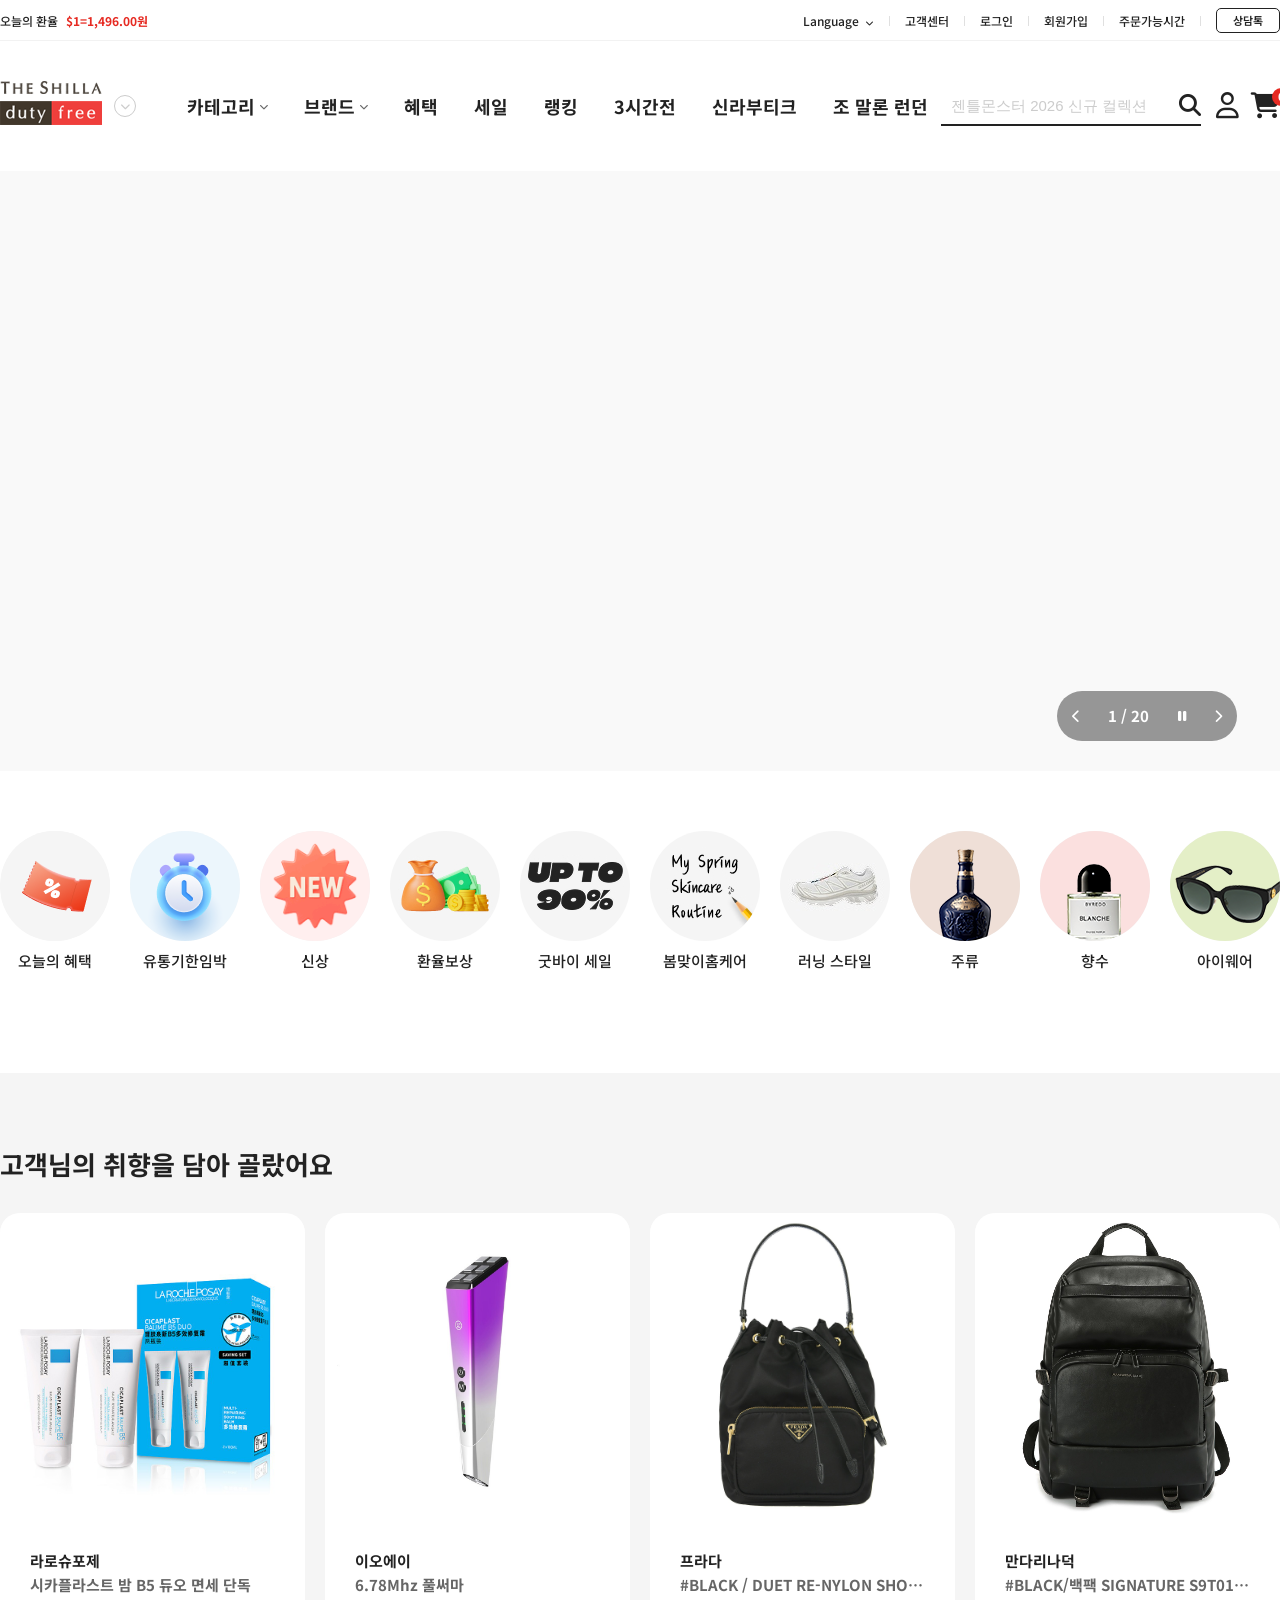
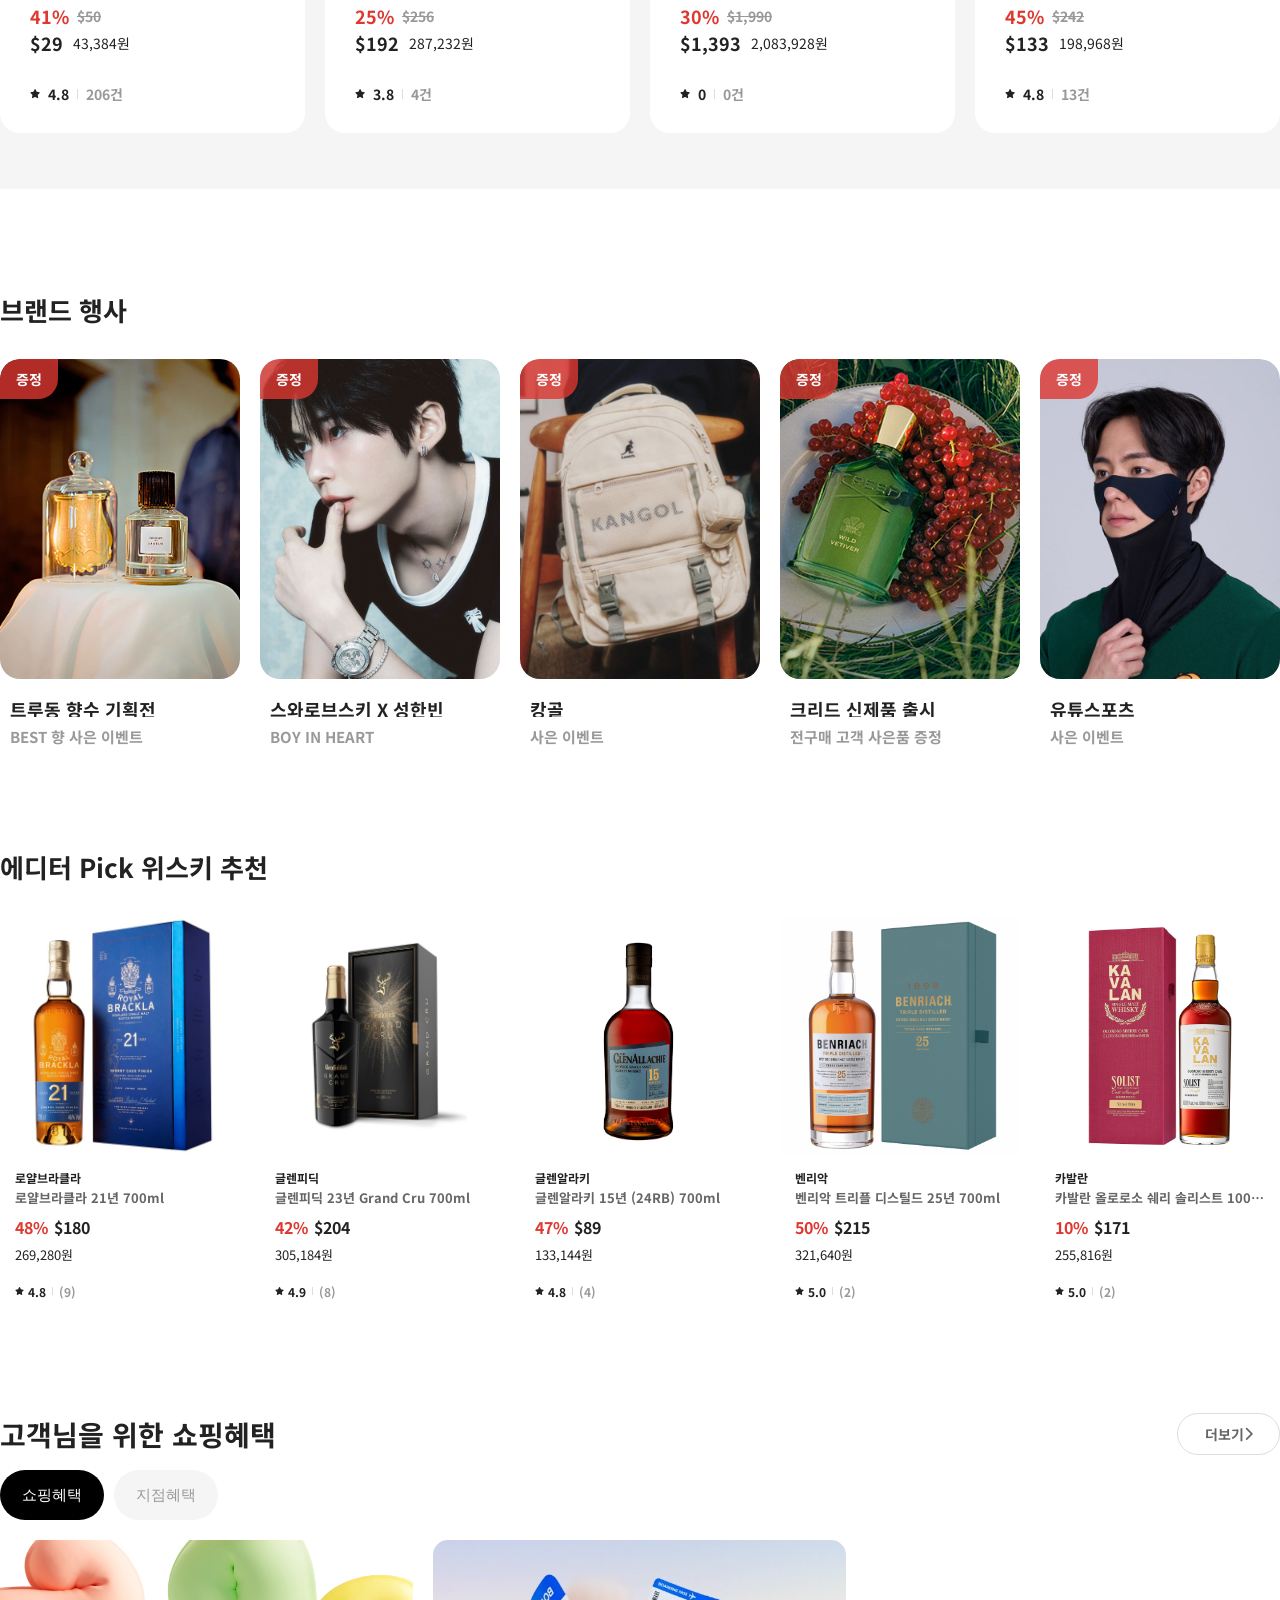
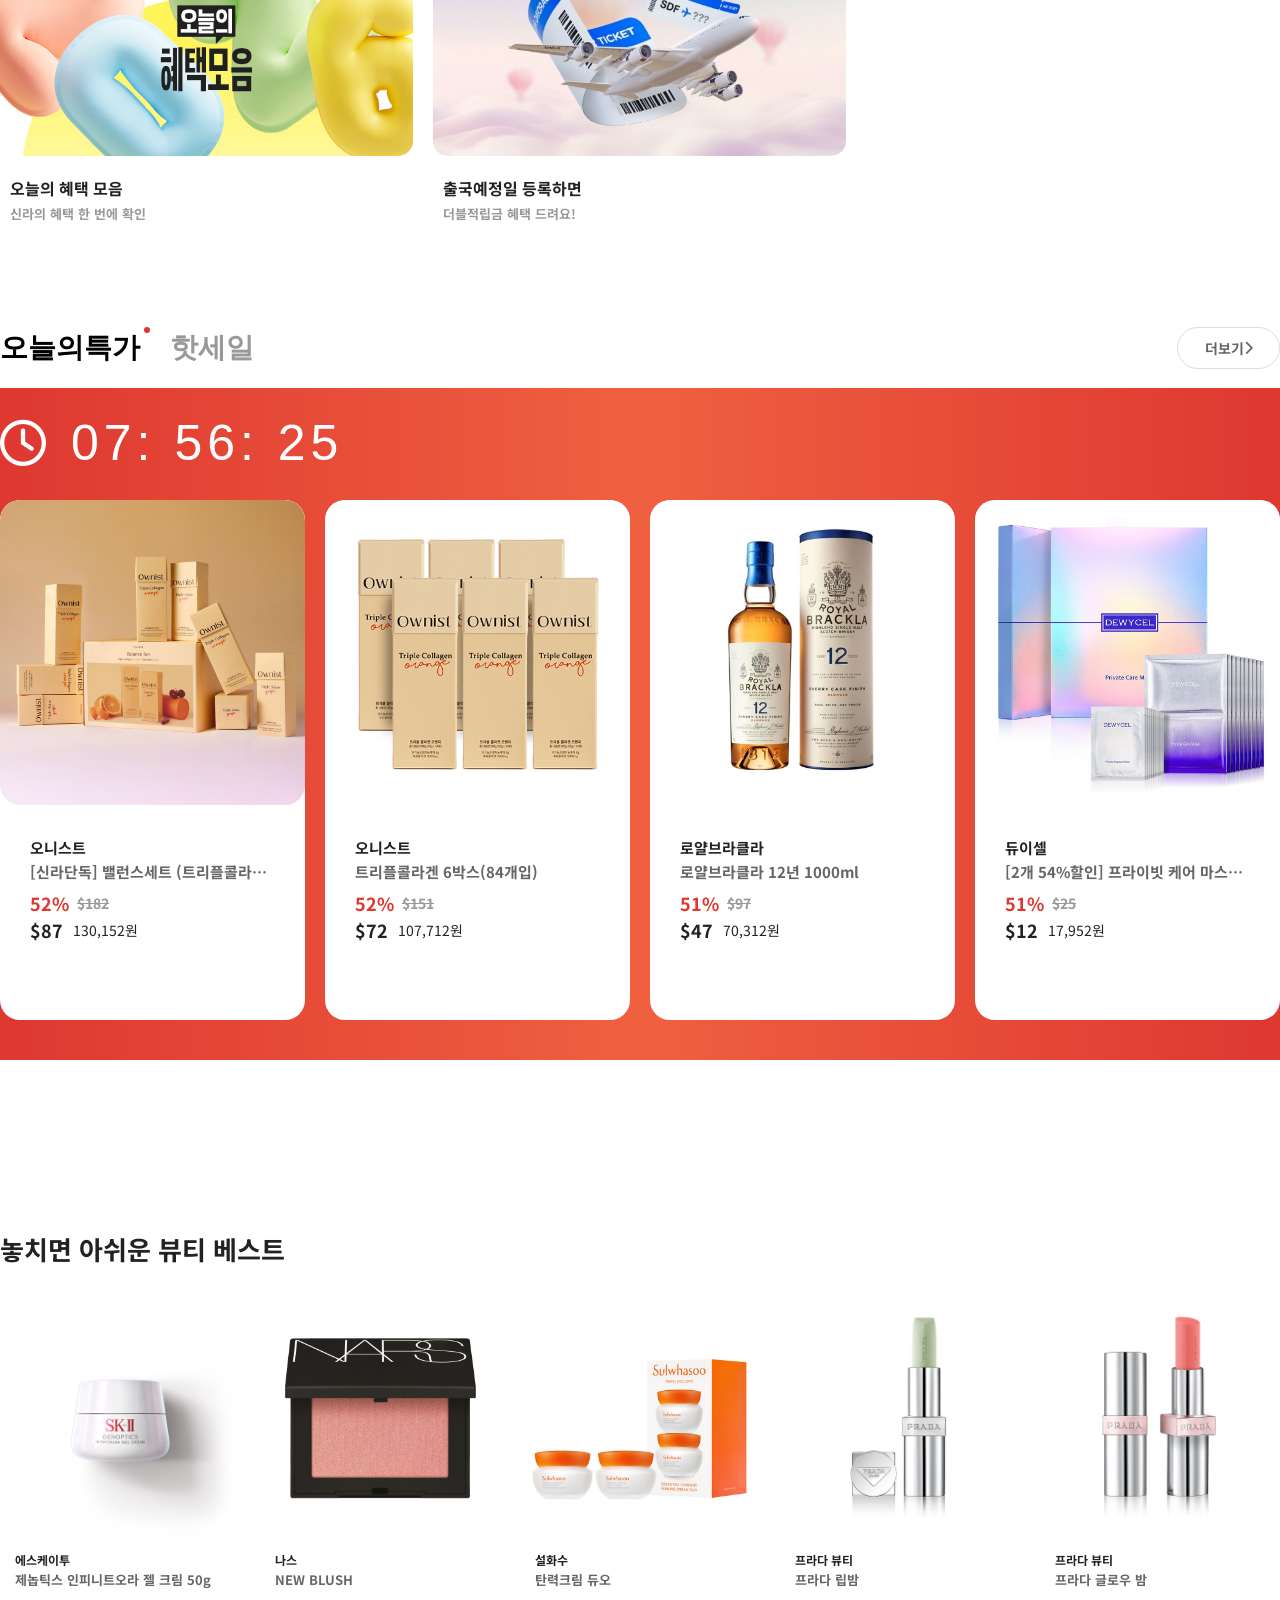
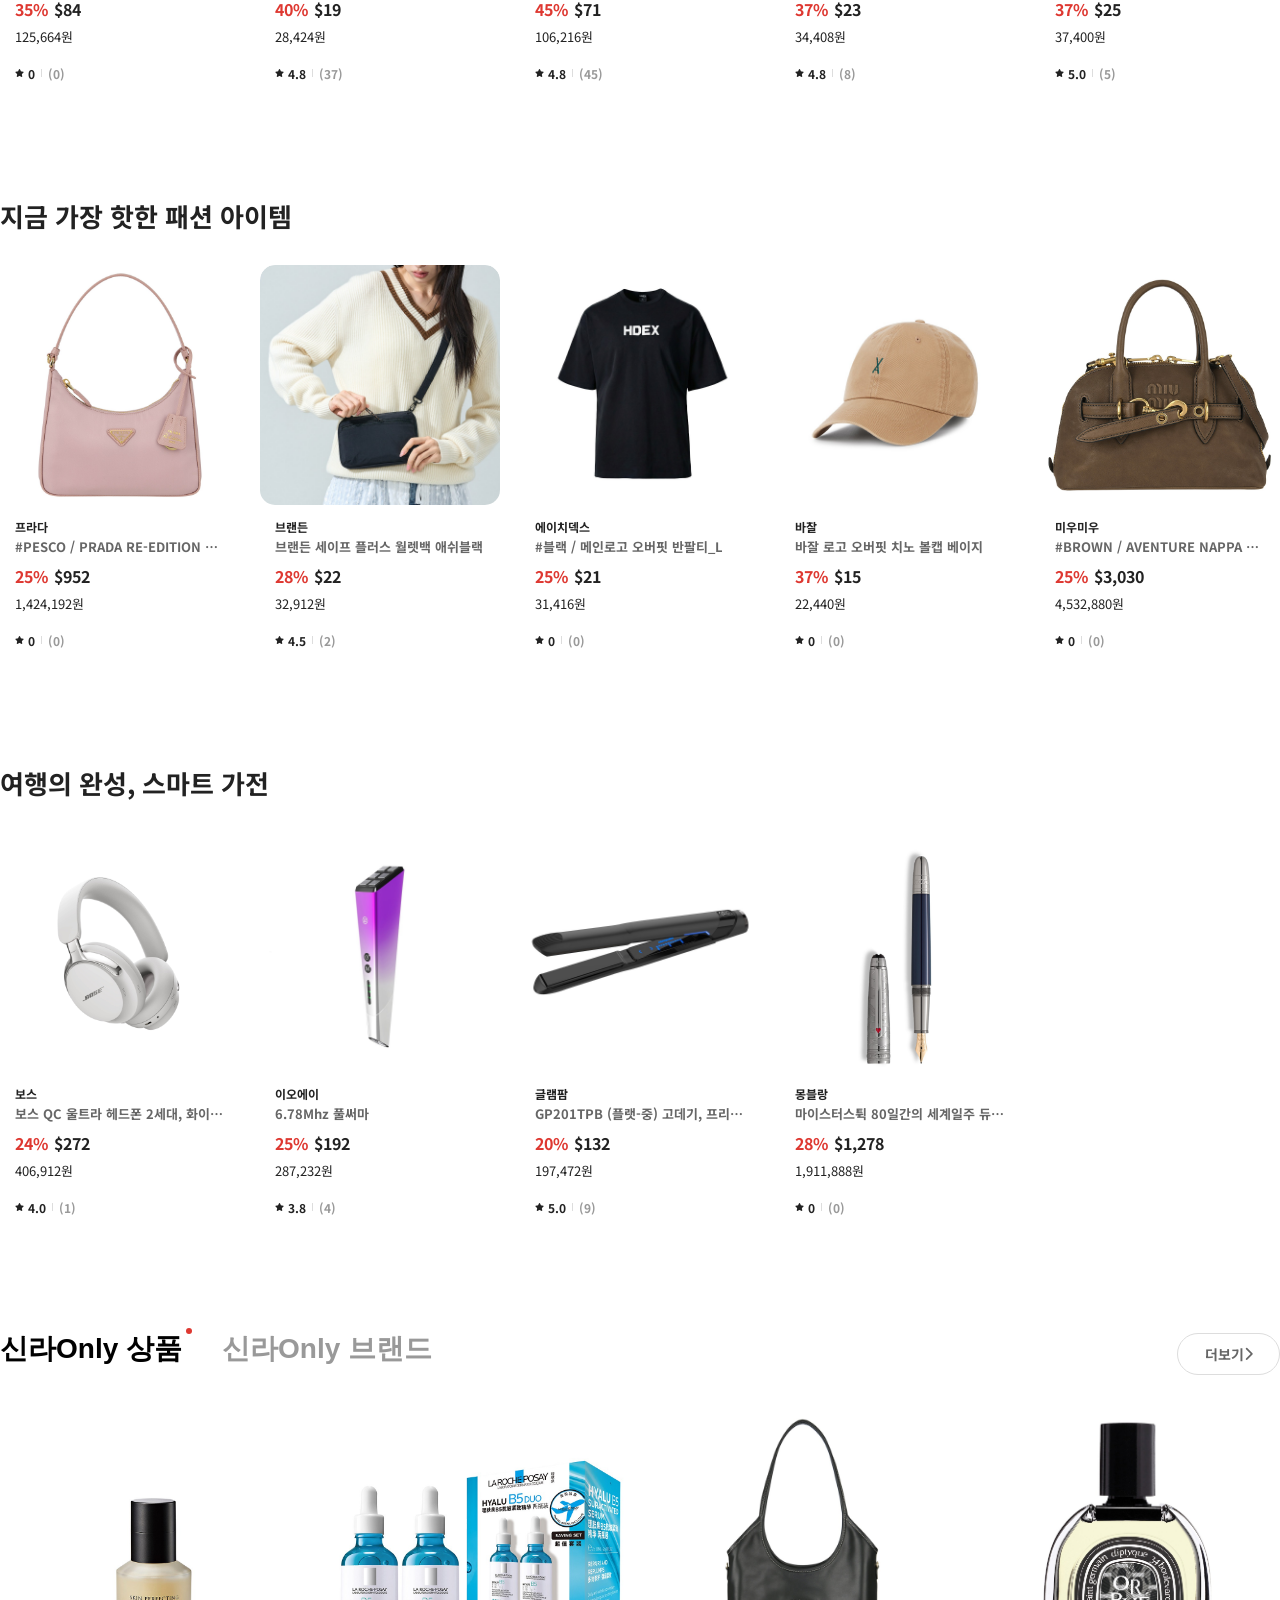
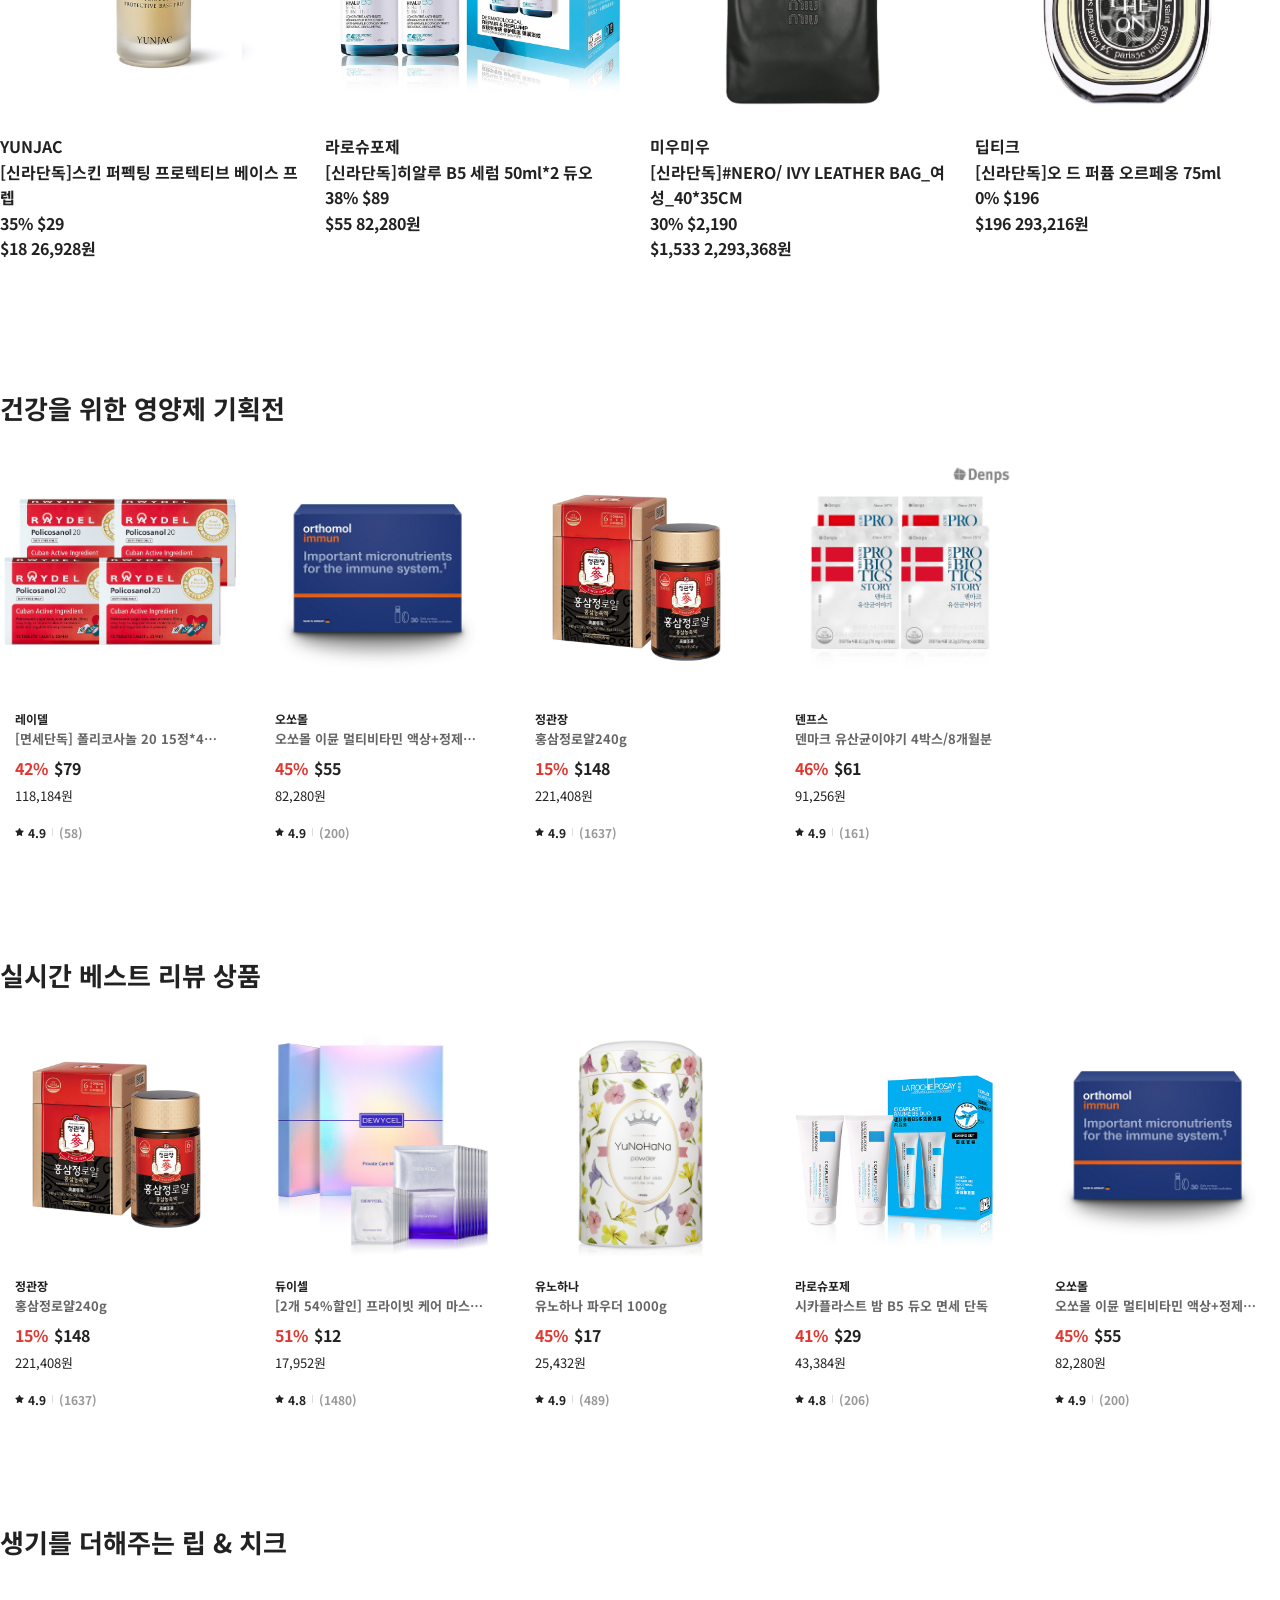
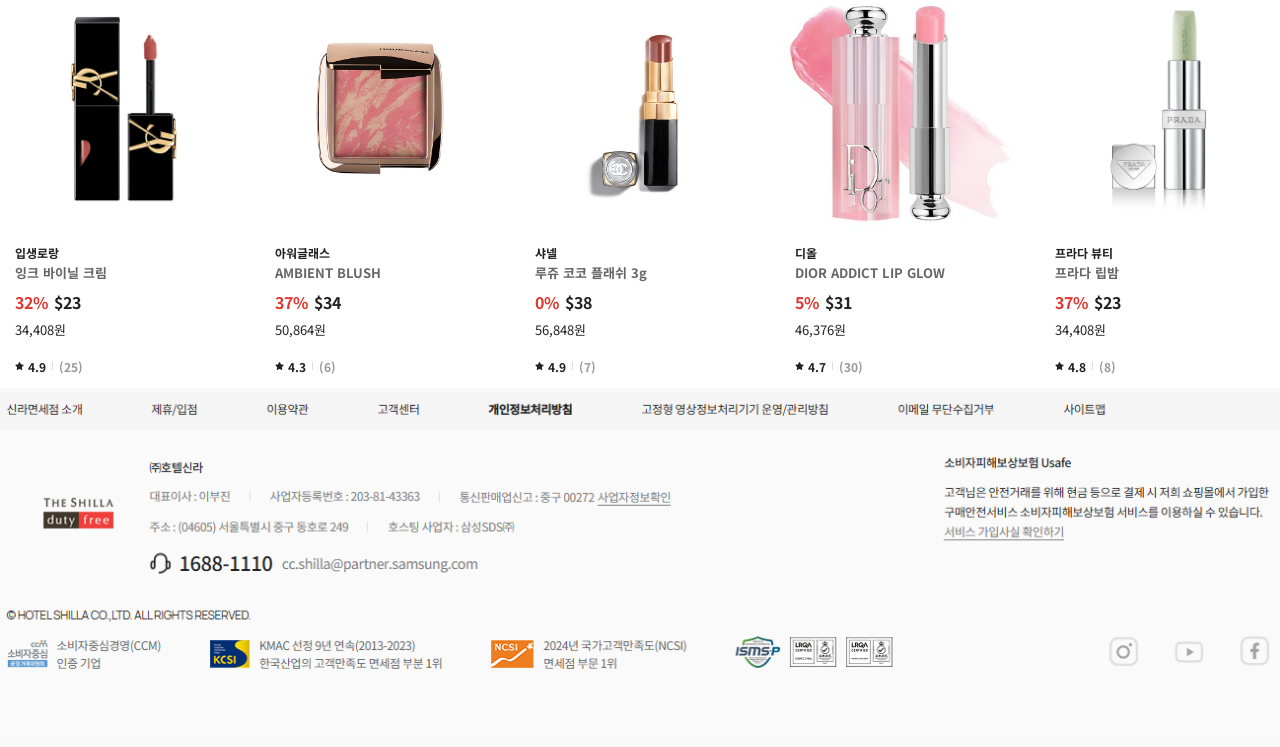
<file: index.html>
<!DOCTYPE html>
<html lang="ko">
<head>
    <meta charset="UTF-8">
    <meta name="viewport" content="width=device-width, initial-scale=1.0">
    <title>쇼핑몰 메인 페이지</title>
    <!-- 구글 폰트: Noto Sans KR 추가 -->
    <link rel="preconnect" href="https://fonts.googleapis.com">
    <link rel="preconnect" href="https://fonts.gstatic.com" crossorigin>
    <link href="https://fonts.googleapis.com/css2?family=Noto+Sans+KR:wght@400;700&display=swap" rel="stylesheet">
    <!-- 폰트 어썸 CDN 추가 -->
    <link rel="stylesheet" href="https://cdnjs.cloudflare.com/ajax/libs/font-awesome/6.5.1/css/all.min.css">
    <link rel="stylesheet" href="style.css">
</head>
<body>
    <header id="header">
        <div class="header-top">
            <div class="container">
                <div class="contents-inner">
                    <div class="exchange-rate">
                        <span>오늘의 환율</span>
                        <strong class="rate">$1=1,496.00원</strong>
                    </div>
                    <ul class="util-menu">
                        <li><a href="#">Language <i class="fa-solid fa-chevron-down" style="font-size: 8px; margin-left: 4px;"></i></a></li>
                        <li><a href="#">고객센터</a></li>
                        <li><a href="#">로그인</a></li>
                        <li><a href="#">회원가입</a></li>
                        <li><a href="#">주문가능시간</a></li>
                        <li><a href="#" class="btn-chat"><span>상담톡</span></a></li>
                    </ul>
                </div>
            </div>
        </div>

        <div class="header-nav">
            <div class="container">
                <div class="contents-inner">
                    <div class="logo-group">
                        <div class="logo">
                            <a href="/"><img src="img/logo.png" alt="SHOP LOGO"></a>
                        </div>
                        <div class="platform-selector">
                            <button type="button" class="btn-platfrom">
                                <i class="fa-solid fa-chevron-down"></i>
                            </button>
                            <div class="platform-menu">
                                <ul>
                                    <li><a href="#">온라인 면세점</a></li>
                                    <li><a href="#">오프라인 매장</a></li>
                                    <li><a href="#">멤버십 안내</a></li>
                                    <li><a href="#">이벤트/혜택</a></li>
                                </ul>
                            </div>
                        </div>
                    </div>

                    <nav class="gnb">
                        <div class="gnb-group">
                            <ul>
                                <li class="menu-category">
                                    <a href="#"><span>카테고리</span> <i class="fa-solid fa-chevron-down icon-sm"></i></a>
                                    <div class="mega-menu">
                                        <div class="mega-menu-inner">
                                            <div class="depth1"><ul></ul></div>
                                            <div class="depth2"><ul></ul></div>
                                            <div class="depth3"><ul></ul></div>
                                            <div class="mega-right"></div>
                                        </div>
                                    </div>
                                </li>
                                <li class="menu-brand">
                                    <a href="#"><span>브랜드</span> <i class="fa-solid fa-chevron-down icon-sm"></i></a>
                                    <!-- 브랜드 선택 박스 -->
                                    <div class="brand_wrap">
                                        <!-- 1열: 검색창 -->
                                        <div class="brand-row-1">
                                            <div class="brand-search">
                                                <input type="text" placeholder="브랜드명을 검색해주세요">
                                                <button type="button" class="btn-brand-search">
                                                    <i class="fa-solid fa-magnifying-glass"></i>
                                                </button>
                                            </div>
                                        </div>
                                        <!-- 2열: 정렬 필터 -->
                                        <div class="brand-row-2">
                                            <div class="brand-sort">
                                                <button type="button" class="sort-btn active" data-sort="kor">가나다순</button>
                                                <span class="dot">.</span>
                                                <button type="button" class="sort-btn" data-sort="eng">알파벳순</button>
                                            </div>
                                        </div>
                                        <!-- 3열: 브랜드 리스트 및 인덱스 -->
                                        <div class="brand-row-3">
                                            <div class="brand-list-scroll">
                                                <ul class="brand-list">
                                                    <!-- JS에서 동적 생성 -->
                                                </ul>
                                            </div>
                                            <div class="brand-index-nav">
                                                <!-- JS에서 '가나다' 또는 'ABC' 동적 생성 -->
                                            </div>
                                        </div>
                                        <!-- 4열: 위시리스트 -->
                                        <div class="brand-row-4">
                                            <a href="#" class="btn-wishlist">
                                                <span>MY 위시리스트 바로가기</span>
                                                <i class="fa-solid fa-chevron-right"></i>
                                            </a>
                                        </div>
                                    </div>
                                </li>
                                <li><a href="#"><span>혜택</span></a></li>
                                <li><a href="#"><span>세일</span></a></li>
                                <li><a href="#"><span>랭킹</span></a></li>
                                <li><a href="#"><span>3시간전</span></a></li>
                                <li><a href="#"><span>신라부티크</span></a></li>
                                <li><a href="#"><span>조 말론 런던</span></a></li>
                            </ul>
                        </div>
                    </nav>

                    <div class="header-right">
                        <div class="search-wrap">
                            <div class="search-box">
                                <input type="text" placeholder="젠틀몬스터 2026 신규 컬렉션">
                                <div class="search-icons">
                                    <button type="button" class="btn-clear-search"><i class="fa-solid fa-xmark"></i></button>
                                    <button type="button" class="btn-search">
                                        <i class="fa-solid fa-magnifying-glass"></i>
                                    </button>
                                </div>
                                <!-- 실시간 인기검색어 드롭다운 -->
                                <div class="search-dropdown">
                                    <div class="dropdown-inner">
                                        <h3>실시간 인기검색어</h3>
                                        <ul class="popular-rank-list">
                                            <!-- JS에서 데이터 렌더링 -->
                                        </ul>
                                    </div>
                                    <div class="dropdown-footer">
                                        <button type="button" class="btn-close-search">닫기</button>
                                    </div>
                                </div>
                            </div>
                        </div>
                        <div class="user-actions">
                            <a href="#" class="btn-mypage"><i class="fa-regular fa-user"></i></a>
                            <a href="#" class="btn-cart">
                                <i class="fa-solid fa-cart-shopping"></i>
                                <span class="cart-count">0</span>
                            </a>
                        </div>
                    </div>
                </div>
            </div>
        </div>
    </header>

    <section id="hero">
        <div class="slider-wrapper">
            <div class="slider-container">
                <!-- JS에서 slider.json 데이터를 바탕으로 동적 생성됨 -->
            </div>
            <div class="container hero-control-container">
                <div class="hero-controls">
                    <button type="button" class="btn-prev"><i class="fa-solid fa-chevron-left"></i></button>
                    <div class="slide-counter">
                        <span class="current">1</span>
                        <span class="total-group">/ <span class="total">20</span></span>
                    </div>
                    <button type="button" class="btn-pause"><i class="fa-solid fa-pause"></i></button>
                    <button type="button" class="btn-next"><i class="fa-solid fa-chevron-right"></i></button>
                </div>
            </div>
        </div>
    </section>

    <section id="main-icons">
        <div class="icons-container">
            <div class="icons-wrapper">
                <ul class="icons-list">
                    <!-- JS에서 icons.json 데이터를 바탕으로 동적 생성됨 -->
                </ul>
            </div>
            <button type="button" class="btn-icon-nav btn-prev"><i class="fa-solid fa-chevron-left"></i></button>
            <button type="button" class="btn-icon-nav btn-next"><i class="fa-solid fa-chevron-right"></i></button>
        </div>
    </section>

    <section id="module-products">
        <div class="container">
            <div class="module-title-box">
                <strong>고객님의 취향을 담아 골랐어요</strong>
            </div>
            <div class="module-slider-wrap">
                <div class="module-list-container">
                    <ul class="module-list">
                        <!-- JS에서 데이터 렌더링 -->
                    </ul>
                </div>
                <button type="button" class="btn-module-nav btn-prev"><i class="fa-solid fa-chevron-left"></i></button>
                <button type="button" class="btn-module-nav btn-next"><i class="fa-solid fa-chevron-right"></i></button>
            </div>
        </div>
    </section>

    <!-- 중간 배너 섹션 (브랜드 행사) -->
    <section id="mid-banner">
        <div class="container">
            <div class="module-title-box">
                <strong>브랜드 행사</strong>
            </div>
            <div class="brand-event-slider-wrap">
                <div class="brand-event-list-container">
                    <ul class="brand-event-list">
                        <!-- JS에서 데이터 렌더링 -->
                    </ul>
                </div>
                <button type="button" class="btn-event-nav btn-prev"><i class="fa-solid fa-chevron-left"></i></button>
                <button type="button" class="btn-event-nav btn-next"><i class="fa-solid fa-chevron-right"></i></button>
            </div>
        </div>
    </section>

    <section id="module-products-5" class="module-products-5">
        <div class="container">
            <div class="module-title-box">
                <strong>에디터 Pick 위스키 추천</strong>
            </div>
            <div class="module-slider-wrap">
                <div class="module-list-container">
                    <ul class="module-list-5">
                        <!-- JS에서 5단 카드가 렌더링될 예정 -->
                    </ul>
                </div>
                <button type="button" class="btn-module-nav-5 btn-prev"><i class="fa-solid fa-chevron-left"></i></button>
                <button type="button" class="btn-module-nav-5 btn-next"><i class="fa-solid fa-chevron-right"></i></button>
            </div>
        </div>
    </section>

    <!-- 쇼핑 혜택 섹션 -->
    <section id="shopping-benefit">
        <div class="container">
            <div class="benefit-title-box">
                <h2>고객님을 위한 쇼핑혜택</h2>
                <a href="#" class="btn-more-benefit">더보기 <i class="fa-solid fa-chevron-right"></i></a>
            </div>
            <div class="benefit-tab-box">
                <button type="button" class="btn-tab active" data-type="shopping">쇼핑혜택</button>
                <button type="button" class="btn-tab" data-type="branch">지점혜택</button>
            </div>
            <div class="benefit-slider-wrap">
                <div class="benefit-list-container">
                    <ul class="benefit-list">
                        <!-- JS에서 데이터 렌더링 -->
                    </ul>
                </div>
            </div>
        </div>
    </section>

    <!-- 오늘의 특가 / 핫세일 섹션 -->
    <section id="today-special">
        <div class="container">
            <div class="special-menu-box">
                <div class="tab-headers">
                    <button type="button" class="btn-special-tab active" data-tab="special">오늘의특가</button>
                    <button type="button" class="btn-special-tab" data-tab="hotsale">핫세일</button>
                </div>
                <a href="#" class="btn-more-benefit">더보기 <i class="fa-solid fa-chevron-right"></i></a>
            </div>
        </div>
        
        <div class="special-content-bg">
            <div class="container">
                <!-- 오늘의 특가 컨텐츠 -->
                <div id="tab-special" class="tab-content active">
                    <div class="timer-box">
                        <i class="fa-regular fa-clock clock-icon"></i>
                        <span class="countdown">24:00:00</span>
                    </div>
                    <div class="special-slider-wrap">
                        <div class="module-list-container">
                            <ul class="special-product-list module-list">
                                <!-- JS에서 데이터 렌더링 -->
                            </ul>
                        </div>
                        <button type="button" class="btn-module-nav btn-prev"><i class="fa-solid fa-chevron-left"></i></button>
                        <button type="button" class="btn-module-nav btn-next"><i class="fa-solid fa-chevron-right"></i></button>
                    </div>
                </div>

                <!-- 핫세일 컨텐츠 -->
                <div id="tab-hotsale" class="tab-content">
                    <div class="category-btn-box">
                        <div class="category-btn-wrapper">
                            <!-- JS에서 카테고리 버튼 동적 생성 -->
                        </div>
                    </div>
                    <div class="hotsale-slider-wrap">
                        <div class="module-list-container">
                            <ul class="hotsale-product-list module-list">
                                <!-- JS에서 데이터 렌더링 -->
                            </ul>
                        </div>
                        <button type="button" class="btn-module-nav btn-prev"><i class="fa-solid fa-chevron-left"></i></button>
                        <button type="button" class="btn-module-nav btn-next"><i class="fa-solid fa-chevron-right"></i></button>
                    </div>
                </div>
            </div>
        </div>
    </section>

    <!-- 복제 섹션 1 (맨 아래로 이동) -->
    <section id="module-products-5-1" class="module-products-5">
        <div class="container">
            <div class="module-title-box">
                <strong>놓치면 아쉬운 뷰티 베스트</strong>
            </div>
            <div class="module-slider-wrap">
                <div class="module-list-container">
                    <ul class="module-list-5"></ul>
                </div>
                <button type="button" class="btn-module-nav-5 btn-prev"><i class="fa-solid fa-chevron-left"></i></button>
                <button type="button" class="btn-module-nav-5 btn-next"><i class="fa-solid fa-chevron-right"></i></button>
            </div>
        </div>
    </section>

    <!-- 복제 섹션 2 (맨 아래로 이동) -->
    <section id="module-products-5-2" class="module-products-5">
        <div class="container">
            <div class="module-title-box">
                <strong>지금 가장 핫한 패션 아이템</strong>
            </div>
            <div class="module-slider-wrap">
                <div class="module-list-container">
                    <ul class="module-list-5"></ul>
                </div>
                <button type="button" class="btn-module-nav-5 btn-prev"><i class="fa-solid fa-chevron-left"></i></button>
                <button type="button" class="btn-module-nav-5 btn-next"><i class="fa-solid fa-chevron-right"></i></button>
            </div>
        </div>
    </section>

    <!-- 복제 섹션 3 (맨 아래로 이동) -->
    <section id="module-products-5-3" class="module-products-5">
        <div class="container">
            <div class="module-title-box">
                <strong>여행의 완성, 스마트 가전</strong>
            </div>
            <div class="module-slider-wrap">
                <div class="module-list-container">
                    <ul class="module-list-5"></ul>
                </div>
                <button type="button" class="btn-module-nav-5 btn-prev"><i class="fa-solid fa-chevron-left"></i></button>
                <button type="button" class="btn-module-nav-5 btn-next"><i class="fa-solid fa-chevron-right"></i></button>
            </div>
        </div>
    </section>

    <!-- 신라 Only 섹션 -->
    <section id="shilla-only-section">
        <div class="container">
            <div class="shilla-title-box">
                <div class="shilla-tabs">
                    <button type="button" class="btn-shilla-tab active" data-tab="product">신라Only 상품</button>
                    <button type="button" class="btn-shilla-tab" data-tab="brand">신라Only 브랜드</button>
                </div>
                <a href="#" class="btn-more-benefit">더보기 <i class="fa-solid fa-chevron-right"></i></a>
            </div>

            <div class="shilla-content-wrap">
                <!-- 신라 Only 상품 탭 -->
                <div id="shilla-tab-product" class="shilla-tab-content active">
                    <div class="shilla-slider-wrap">
                        <div class="module-list-container">
                            <ul class="shilla-product-list">
                                <!-- JS에서 데이터 렌더링 -->
                            </ul>
                        </div>
                        <button type="button" class="btn-module-nav btn-prev"><i class="fa-solid fa-chevron-left"></i></button>
                        <button type="button" class="btn-module-nav btn-next"><i class="fa-solid fa-chevron-right"></i></button>
                    </div>
                </div>

                <!-- 신라 Only 브랜드 탭 -->
                <div id="shilla-tab-brand" class="shilla-tab-content">
                    <div class="shilla-brand-slider-wrap">
                        <div class="module-list-container">
                            <ul class="shilla-brand-list">
                                <!-- JS에서 데이터 렌더링 -->
                            </ul>
                        </div>
                        <button type="button" class="btn-module-nav btn-prev"><i class="fa-solid fa-chevron-left"></i></button>
                        <button type="button" class="btn-module-nav btn-next"><i class="fa-solid fa-chevron-right"></i></button>
                    </div>
                </div>
            </div>
        </div>
    </section>

    <!-- 복제 섹션 4 (맨 아래로 이동) -->
    <section id="module-products-5-4" class="module-products-5">
        <div class="container">
            <div class="module-title-box">
                <strong>건강을 위한 영양제 기획전</strong>
            </div>
            <div class="module-slider-wrap">
                <div class="module-list-container">
                    <ul class="module-list-5"></ul>
                </div>
                <button type="button" class="btn-module-nav-5 btn-prev"><i class="fa-solid fa-chevron-left"></i></button>
                <button type="button" class="btn-module-nav-5 btn-next"><i class="fa-solid fa-chevron-right"></i></button>
            </div>
        </div>
    </section>

    <!-- 복제 섹션 5: 리뷰 많은 순 -->
    <section id="module-products-5-5" class="module-products-5">
        <div class="container">
            <div class="module-title-box">
                <strong>실시간 베스트 리뷰 상품</strong>
            </div>
            <div class="module-slider-wrap">
                <div class="module-list-container">
                    <ul class="module-list-5"></ul>
                </div>
                <button type="button" class="btn-module-nav-5 btn-prev"><i class="fa-solid fa-chevron-left"></i></button>
                <button type="button" class="btn-module-nav-5 btn-next"><i class="fa-solid fa-chevron-right"></i></button>
            </div>
        </div>
    </section>

    <!-- 복제 섹션 6: 립 & 치크 -->
    <section id="module-products-5-6" class="module-products-5">
        <div class="container">
            <div class="module-title-box">
                <strong>생기를 더해주는 립 & 치크</strong>
            </div>
            <div class="module-slider-wrap">
                <div class="module-list-container">
                    <ul class="module-list-5"></ul>
                </div>
                <button type="button" class="btn-module-nav-5 btn-prev"><i class="fa-solid fa-chevron-left"></i></button>
                <button type="button" class="btn-module-nav-5 btn-next"><i class="fa-solid fa-chevron-right"></i></button>
            </div>
        </div>
    </section>

    <footer id="footer">
        <div class="footer-image-wrap">
            <img src="img/footer.png" alt="Footer Information">
        </div>
    </footer>
    <script src="js/script.js"></script>
</body>
</html>
</file>
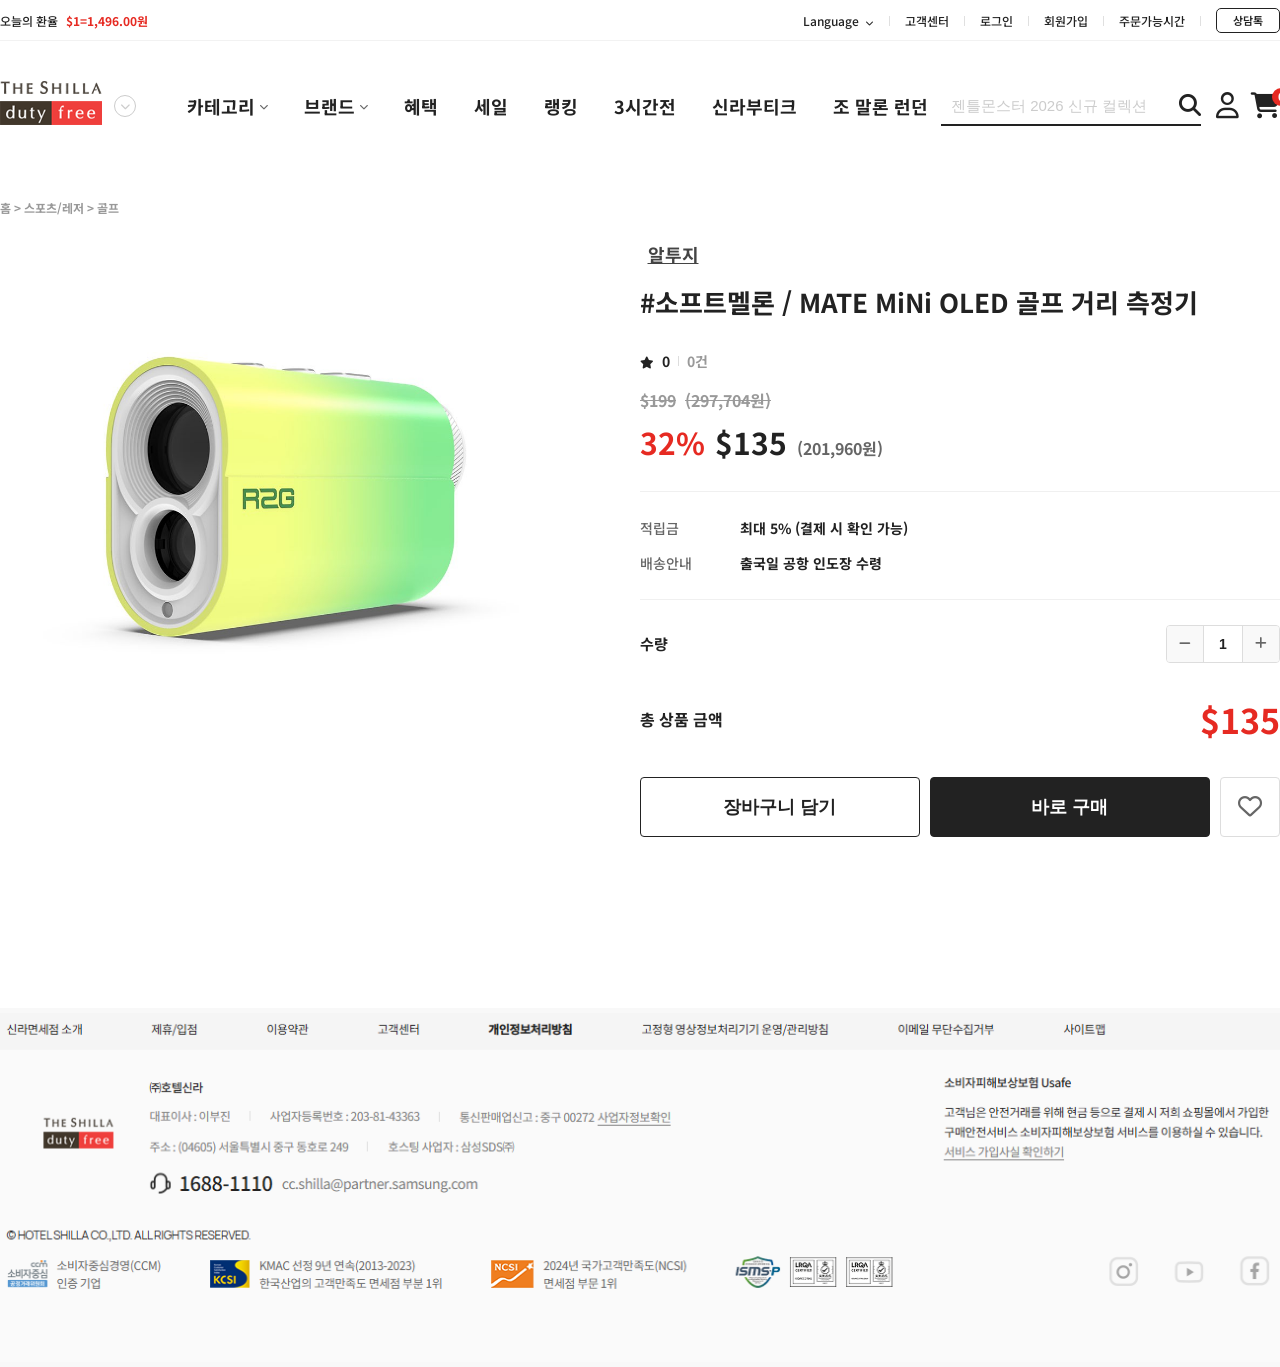
<file: index2.html>
<!DOCTYPE html>
<html lang="ko">
<head>
    <meta charset="UTF-8">
    <meta name="viewport" content="width=device-width, initial-scale=1.0">
    <title>상품 상세 페이지</title>
    <!-- 구글 폰트: Noto Sans KR 추가 -->
    <link rel="preconnect" href="https://fonts.googleapis.com">
    <link rel="preconnect" href="https://fonts.gstatic.com" crossorigin>
    <link href="https://fonts.googleapis.com/css2?family=Noto+Sans+KR:wght@400;700&display=swap" rel="stylesheet">
    <!-- 폰트 어썸 CDN 추가 -->
    <link rel="stylesheet" href="https://cdnjs.cloudflare.com/ajax/libs/font-awesome/6.5.1/css/all.min.css">
    <link rel="stylesheet" href="style.css">
</head>
<body>
    <!-- 공통 헤더 복사 -->
    <header id="header">
        <div class="header-top">
            <div class="container">
                <div class="contents-inner">
                    <div class="exchange-rate">
                        <span>오늘의 환율</span>
                        <strong class="rate">$1=1,496.00원</strong>
                    </div>
                    <ul class="util-menu">
                        <li><a href="#">Language <i class="fa-solid fa-chevron-down" style="font-size: 8px; margin-left: 4px;"></i></a></li>
                        <li><a href="#">고객센터</a></li>
                        <li><a href="#">로그인</a></li>
                        <li><a href="#">회원가입</a></li>
                        <li><a href="#">주문가능시간</a></li>
                        <li><a href="#" class="btn-chat"><span>상담톡</span></a></li>
                    </ul>
                </div>
            </div>
        </div>

        <div class="header-nav">
            <div class="container">
                <div class="contents-inner">
                    <div class="logo-group">
                        <div class="logo">
                            <a href="index.html"><img src="img/logo.png" alt="SHOP LOGO"></a>
                        </div>
                        <div class="platform-selector">
                            <button type="button" class="btn-platfrom">
                                <i class="fa-solid fa-chevron-down"></i>
                            </button>
                            <div class="platform-menu">
                                <ul>
                                    <li><a href="#">온라인 면세점</a></li>
                                    <li><a href="#">오프라인 매장</a></li>
                                    <li><a href="#">멤버십 안내</a></li>
                                    <li><a href="#">이벤트/혜택</a></li>
                                </ul>
                            </div>
                        </div>
                    </div>

                    <nav class="gnb">
                        <div class="gnb-group">
                            <ul>
                                <li class="menu-category">
                                    <a href="#"><span>카테고리</span> <i class="fa-solid fa-chevron-down icon-sm"></i></a>
                                    <div class="mega-menu">
                                        <div class="mega-menu-inner">
                                            <div class="depth1"><ul></ul></div>
                                            <div class="depth2"><ul></ul></div>
                                            <div class="depth3"><ul></ul></div>
                                            <div class="mega-right"></div>
                                        </div>
                                    </div>
                                </li>
                                <li class="menu-brand">
                                    <a href="#"><span>브랜드</span> <i class="fa-solid fa-chevron-down icon-sm"></i></a>
                                    <div class="brand_wrap">
                                        <div class="brand-row-1">
                                            <div class="brand-search">
                                                <input type="text" placeholder="브랜드명을 검색해주세요">
                                                <button type="button" class="btn-brand-search">
                                                    <i class="fa-solid fa-magnifying-glass"></i>
                                                </button>
                                            </div>
                                        </div>
                                        <div class="brand-row-2">
                                            <div class="brand-sort">
                                                <button type="button" class="sort-btn active" data-sort="kor">가나다순</button>
                                                <span class="dot">.</span>
                                                <button type="button" class="sort-btn" data-sort="eng">알파벳순</button>
                                            </div>
                                        </div>
                                        <div class="brand-row-3">
                                            <div class="brand-list-scroll">
                                                <ul class="brand-list"></ul>
                                            </div>
                                            <div class="brand-index-nav"></div>
                                        </div>
                                        <div class="brand-row-4">
                                            <a href="#" class="btn-wishlist">
                                                <span>MY 위시리스트 바로가기</span>
                                                <i class="fa-solid fa-chevron-right"></i>
                                            </a>
                                        </div>
                                    </div>
                                </li>
                                <li><a href="#"><span>혜택</span></a></li>
                                <li><a href="#"><span>세일</span></a></li>
                                <li><a href="#"><span>랭킹</span></a></li>
                                <li><a href="#"><span>3시간전</span></a></li>
                                <li><a href="#"><span>신라부티크</span></a></li>
                                <li><a href="#"><span>조 말론 런던</span></a></li>
                            </ul>
                        </div>
                    </nav>

                    <div class="header-right">
                        <div class="search-wrap">
                            <div class="search-box">
                                <input type="text" placeholder="젠틀몬스터 2026 신규 컬렉션">
                                <div class="search-icons">
                                    <button type="button" class="btn-clear-search"><i class="fa-solid fa-xmark"></i></button>
                                    <button type="button" class="btn-search">
                                        <i class="fa-solid fa-magnifying-glass"></i>
                                    </button>
                                </div>
                                <div class="search-dropdown">
                                    <div class="dropdown-inner">
                                        <h3>실시간 인기검색어</h3>
                                        <ul class="popular-rank-list"></ul>
                                    </div>
                                    <div class="dropdown-footer">
                                        <button type="button" class="btn-close-search">닫기</button>
                                    </div>
                                </div>
                            </div>
                        </div>
                        <div class="user-actions">
                            <a href="#" class="btn-mypage"><i class="fa-regular fa-user"></i></a>
                            <a href="#" class="btn-cart">
                                <i class="fa-solid fa-cart-shopping"></i>
                                <span class="cart-count">0</span>
                            </a>
                        </div>
                    </div>
                </div>
            </div>
        </div>
    </header>

    <!-- 상품 상세 컨텐츠 영역 -->
    <main id="product-detail">
        <!-- 상품 카운터 컨테이너 (100% * 837) -->
        <section class="product-counter-container">
            <!-- 상품 카운터 (1280 * 731) -->
            <div class="product-counter">
                <!-- 카테고리 구분 박스 (1280 * 14) -->
                <div class="category-divider">
                    <span class="category-path">홈 &gt; 뷰티 &gt; 스킨케어</span>
                </div>
                
                <!-- 상품 구매 박스 (1280 * 737) -->
                <div class="product-purchase-box">
                    <!-- 왼쪽: 상품 이미지 박스 (540 * 731) -->
                    <div class="product-image-box">
                        <img src="img/products/product001.jpg" alt="상품 이미지">
                    </div>
                    
                    <!-- 오른쪽: 상품 정보 구매 (640 * 657) -->
                    <div class="product-info-purchase">
                        <div class="info-inner">
                            <p class="brand-name">BRAND NAME</p>
                            <h2 class="product-title">[신라단독] 고효능 프리미엄 세럼 50ml</h2>
                            <div class="review-area">
                                <span class="star"><i class="fa-solid fa-star"></i></span>
                                <span class="score">4.9</span>
                                <span class="divider"></span>
                                <span class="count">1,234건</span>
                            </div>
                            <div class="original-price-area">
                                <del class="original-usd">$150</del>
                                <del class="original-krw">(224,400원)</del>
                            </div>
                            <div class="price-area">
                                <span class="discount-rate">30%</span>
                                <span class="final-price">$120</span>
                                <span class="won-price">(179,520원)</span>
                            </div>
                            <div class="benefit-info">
                                <dl>
                                    <dt>적립금</dt>
                                    <dd>최대 5% (결제 시 확인 가능)</dd>
                                </dl>
                                <dl>
                                    <dt>배송안내</dt>
                                    <dd>출국일 공항 인도장 수령</dd>
                                </dl>
                            </div>
                            <div class="quantity-box">
                                <span class="qty-label">수량</span>
                                <div class="qty-controls">
                                    <button type="button" class="btn-minus"><i class="fa-solid fa-minus"></i></button>
                                    <input type="text" class="qty-input" value="1" readonly>
                                    <button type="button" class="btn-plus"><i class="fa-solid fa-plus"></i></button>
                                </div>
                            </div>
                            <div class="total-price-box">
                                <span class="total-label">총 상품 금액</span>
                                <strong class="total-price">$120</strong>
                            </div>
                            <div class="action-btns">
                                <button type="button" class="btn-cart-add">장바구니 담기</button>
                                <button type="button" class="btn-buy-now">바로 구매</button>
                                <button type="button" class="btn-wish-add"><i class="fa-regular fa-heart"></i></button>
                            </div>
                        </div>
                    </div>
                </div>
            </div>
        </section>
    </main>

    <!-- 공통 푸터 복사 -->
    <footer id="footer">
        <div class="footer-image-wrap">
            <img src="img/footer.png" alt="Footer Information">
        </div>
    </footer>
    <script src="js/script.js"></script>
</body>
</html>
</file>
<file: style.css>
/* Reset CSS */
* {
    margin: 0;
    padding: 0;
    box-sizing: border-box;
}

body {
    font-family: 'Noto Sans KR', sans-serif;
    font-weight: 700;
    line-height: 1.6;
    color: #222222;
    background: #fff;
    overflow-x: auto;
    min-width: 1280px;
    -webkit-font-smoothing: antialiased;
}

h1, h2, h3, h4, .gnb li a, .exchange-rate .rate, .btn-chat {
    font-weight: 700;
}

a {
    text-decoration: none;
    color: inherit;
}

ul, li {
    list-style: none;
}

#header, #hero, #main, #footer {
    width: 100%;
    background: #fff;
    position: relative;
}

.container {
    width: 1280px;
    margin: 0 auto;
    padding: 0;
}

.header-top {
    height: 41px;
    background: #fff;
    border-bottom: 1px solid #f2f2f2;
    padding: 8px 0 7px;
}

.header-top .container {
    width: 1280px;
    height: 25px;
}

.header-top .contents-inner {
    width: 100%;
    height: 100%;
    display: flex;
    justify-content: space-between;
    align-items: center;
}

.exchange-rate {
    font-size: 12px;
    color: #222222;
    font-weight: 500;
}

.exchange-rate .rate {
    color: #e62a22;
    margin-left: 5px;
    font-weight: 700;
}

.util-menu {
    display: flex;
    align-items: center;
    font-size: 12px;
    color: #222222;
    font-weight: 500;
}

.util-menu li:not(:last-child)::after {
    content: "";
    display: inline-block;
    width: 1px;
    height: 10px;
    background: #e0e0e0;
    margin: 0 15px;
}

.btn-chat {
    display: flex;
    align-items: center;
    justify-content: center;
    width: 64px;
    height: 25px;
    border: 0.5px solid #222222;
    border-radius: 5px;
    color: #222222;
    font-weight: 600;
    font-size: 11px;
}

.header-nav {
    height: 130px;
    background: #fff;
    width: 100%;
    transition: all 0.4s cubic-bezier(0.4, 0, 0.2, 1);
    z-index: 1000;
}

header.fixed .header-top {
    display: none;
}

header.fixed .header-nav {
    position: fixed;
    top: 0;
    left: 0;
    width: 100%;
    height: 70px;
    box-shadow: 0 4px 15px rgba(0,0,0,0.08);
    border-bottom: 1px solid #eee;
}

header.fixed .logo img {
    height: 34px;
    width: auto;
}

header.fixed .gnb li a {
    font-size: 15px;
}

header.fixed {
    padding-top: 130px;
}

.header-nav .container {
    height: 100%;
}

.header-nav .contents-inner {
    height: 100%;
    display: flex;
    align-items: center;
}

.logo-group {
    display: flex;
    align-items: center;
    gap: 12px;
    flex-shrink: 0;
}

.logo img {
    width: 102px;
    height: 44px; 
    object-fit: contain;
}

.btn-platfrom {
    background: none;
    border: 1.5px solid #ccc;
    border-radius: 50%;
    width: 22px;
    height: 22px;
    display: flex;
    align-items: center;
    justify-content: center;
    cursor: pointer;
    font-size: 10px;
    color: #ccc;
}

.platform-selector {
    position: relative;
}

.platform-menu {
    position: absolute;
    top: calc(100% + 15px);
    left: -102px;
    width: 200px;
    background: #f5f5f5cc;
    border: 1px solid #000;
    backdrop-filter: blur(5px);
    border-radius: 12px;
    box-shadow: 0 10px 30px rgba(0,0,0,0.1);
    padding: 15px 0; /* 상하 패딩 조정 */
    z-index: 1100;
    opacity: 0;
    visibility: hidden;
    transform: translateY(-10px);
    transition: all 0.3s cubic-bezier(0.4, 0, 0.2, 1);
}

.platform-menu ul {
    display: flex;
    flex-direction: column;
    height: 100%;
    justify-content: space-between;
}

.platform-menu ul li {
    width: 100%;
}

.platform-menu ul li a {
    display: flex;
    align-items: center;
    justify-content: center;
    height: 45px; /* 각 항목 높이 설정 */
    font-size: 14px;
    color: #222;
    font-weight: 500;
    transition: background 0.2s;
}

.platform-menu ul li a:hover {
    background: rgba(0, 0, 0, 0.05);
}

.platform-menu.active {
    opacity: 1;
    visibility: visible;
    transform: translateY(0);
}

.gnb {
    flex: 0 0 760px;
    height: 100%;
    margin-left: auto;
    margin-right: 30px;
}

.gnb-group {
    width: 760px;
    height: 100%;
    display: flex;
    padding-left: 53px;
    align-items: center;
    justify-content: center;
}

.gnb ul {
    display: flex;
    height: 100%; /* 수직으로 꽉 차게 설정 */
}

.gnb li {
    height: 100%; /* li가 헤더 전체 높이를 차지하도록 설정 */
}

.gnb li a {
    display: flex;
    align-items: center;
    height: 100%;
    padding: 0 18px;
    font-size: 18px;
    font-weight: 700;
    color: #222222;
    white-space: nowrap;
}

.gnb li a:hover {
    color: #e62a22;
}

.menu-category {
    position: relative; /* 메가 메뉴의 기준점을 카테고리 메뉴로 설정 */
}

.menu-brand {
    position: relative; /* 브랜드 박스의 기준점 */
}

.menu-brand:hover .brand_wrap {
    display: block; /* 호버 시 브랜드 박스 노출 */
}

/* 브랜드 메뉴 (.brand_wrap) 전체 스타일 */
.brand_wrap {
    display: none;
    position: absolute;
    top: 77px;
    left: 0;
    width: 400px;
    padding: 30px 20px 30px 30px;
    background: #fff;
    z-index: 51;
    box-shadow: 0 10px 10px 0 rgba(0, 0, 0, 0.1);
    box-sizing: border-box;
}

/* 1행: 검색창 (340*40) */
.brand-row-1 {
    width: 340px;
}

.brand-search {
    width: 340px;
    height: 40px;
    border-radius: 15px;
    background: #f5f5f5;
    position: relative;
    display: flex;
    align-items: center;
}

.brand-search input {
    width: 100%;
    height: 100%;
    background: none;
    border: none;
    outline: none;
    padding: 0 68px 0 20px;
    font-size: 14px;
    color: #222;
}

.brand-search input::placeholder {
    color: #999;
}

.btn-brand-search {
    position: absolute;
    right: 20px;
    top: 50%;
    transform: translateY(-50%);
    background: none;
    border: none;
    cursor: pointer;
    width: 19px;
    height: 18px;
    display: flex;
    align-items: center;
    justify-content: center;
}

.btn-brand-search i {
    font-size: 18px;
    color: #222;
}

/* 2행: 정렬 필터 (340*50) */
.brand-row-2 {
    width: 340px;
    height: 50px;
    display: flex;
    align-items: center;
}

.brand-sort {
    display: flex;
    align-items: center;
    gap: 0;
}

.sort-btn {
    width: 60px;
    height: 50px;
    background: none;
    border: none;
    font-size: 14px;
    color: #999;
    cursor: pointer;
    font-weight: 400;
    font-family: 'Malgun Gothic', '맑은 고딕', sans-serif;
    transition: color 0.2s;
    text-align: left;
}

.sort-btn.active {
    color: #e62a22;
    font-weight: 400;
}

.brand-sort .dot {
    margin: 0 5px;
    color: #999;
    font-weight: bold;
}

/* 3행: 브랜드 리스트 및 인덱스 */
.brand-row-3 {
    width: 350px;
    display: flex;
    position: relative;
    height: 400px; /* 스크롤을 위한 고정 높이 */
}

.brand-list-scroll {
    width: 320px;
    height: 100%;
    overflow-y: auto;
    position: relative;
}

/* 스크롤바 숨기기 */
.brand-list-scroll::-webkit-scrollbar {
    width: 0;
    background: transparent;
}
.brand-list-scroll {
    -ms-overflow-style: none; /* IE and Edge */
    scrollbar-width: none; /* Firefox */
}

.brand-list {
    display: flex;
    flex-direction: column;
}

.brand-list li {
    width: 320px;
    height: 43.8px;
    padding: 15px 0 0; 
    box-sizing: border-box;
    display: flex;
    align-items: center;
    border-bottom: none;
}

header.fixed .brand_wrap {
    top: 70px; /* 스크롤 시 고정 헤더 높이에 맞춤 */
}

.brand-list li a {
    display: block;
    width: 100%;
    white-space: nowrap;
    overflow: hidden;
    text-overflow: ellipsis;
    font-size: 14px;
    margin: 0 0 0 10px;
}

.brand-index-nav {
    width: 30px;
    height: 100%;
    padding: 25px 0 18px;
    display: flex;
    flex-direction: column;
    align-items: center;
    gap: 12px;
    overflow-y: auto;
    box-sizing: border-box;
}

/* 인덱스 스크롤바 숨김 */
.brand-index-nav::-webkit-scrollbar {
    display: none;
}

.brand-index-nav button {
    background: none;
    border: none;
    font-size: 18px;
    color: #999;
    cursor: pointer;
    font-weight: 500;
    line-height: 1.2;
}

.brand-index-nav button:hover {
    color: #222;
    font-weight: 700;
}

/* 4행: 찜리스트 (340*80) */
.brand-row-4 {
    width: 340px;
    height: 80px;
    padding: 35px 0 0;
    display: flex;
    justify-content: center;
}

.btn-wishlist {
    width: 243px;
    height: 45px;
    border: 1px solid #e0e0e0;
    border-radius: 20px;
    padding: 14px 40px 15px;
    display: flex;
    align-items: center;
    justify-content: space-between;
    box-sizing: border-box;
    text-decoration: none;
    background: #fff;
    transition: all 0.2s;
}

.btn-wishlist span {
    font-size: 13px;
    color: #222;
    font-weight: 700;
}

.btn-wishlist i {
    font-size: 12px;
    color: #222;
}

.btn-wishlist:hover {
    border-color: #222;
    background: #f9f9f9;
}

.mega-menu {
    position: absolute;
    top: 100%;
    left: 0; /* 카테고리 메뉴의 왼쪽 끝에 맞춤 */
    width: 900px;
    height: 600px;
    background: #fff;
    border: 1px solid #eee;
    box-shadow: 0 15px 30px rgba(0,0,0,0.08);
    z-index: 1200;
    display: none;
}

.menu-category:hover .mega-menu {
    display: block;
}

.mega-menu-inner {
    display: flex;
    height: 100%;
}

.mega-menu-inner ul {
    display: flex;
    flex-direction: column;
}

.mega-menu-inner ul li a {
    display: flex;
    justify-content: space-between;
    align-items: center;
    padding: 8px 25px 9px 20px;
    font-size: 15px;
    color: #444;
    font-weight: 500;
}

.mega-menu-inner ul li.active > a {
    background: #f5f5f5;
    font-weight: 700;
    color: #222;
}

.mega-menu-inner ul li a i {
    display: none;
    font-size: 10px;
    color: #999;
    margin-left: auto;
}

.mega-menu-inner ul li.active > a i {
    display: block;
}

.depth1, .depth2, .depth3 {
    width: 200px;
    background: #fff;
    border-right: 1px solid #eee;
    overflow-y: auto;
}

.mega-menu-inner ul li {
    height: 40px;
    width: 100%;
}

.mega-menu-inner ul li a {
    display: flex;
    align-items: center;
    height: 100%;
    padding: 8px 25px 9px 20px;
    font-size: 15px !important;
    font-weight: 530;
    color: #444;
    font-family: 'Malgun Gothic', '맑은 고딕', sans-serif;
}

.depth3 ul li a:hover {
    background: #f5f5f5;
    color: #222;
    font-weight: 700;
}

.mega-right {
    width: 300px;
    padding: 30px 25px;
    background: #fdfdfd;
    display: flex;
    flex-direction: column;
    gap: 30px;
}

.mega-right h3 {
    font-size: 14px;
    color: #222;
    margin-bottom: 15px;
    display: flex;
    align-items: center;
    gap: 5px;
    font-weight: 700;
}

.promo-grid {
    display: flex;
    gap: 15px;
}

.promo-item {
    display: flex;
    flex-direction: column;
    align-items: center;
    gap: 8px;
    width: 110px;
}

.promo-item img {
    width: 110px;
    height: 60px;
    object-fit: cover;
    border-radius: 4px;
}

.promo-item p {
    font-size: 14px;
    color: #666;
    text-align: center;
    font-weight: 600;
}

.brand-circles {
    display: flex;
    gap: 12px;
}

.brand-item {
    width: 66px;
    display: flex;
    flex-direction: column;
    align-items: center;
    gap: 8px;
}

.brand-circles .circle {
    width: 66px;
    height: 66px;
    border-radius: 50%;
    display: flex;
    align-items: center;
    justify-content: center;
    border: 1px solid #eee;
    object-fit: cover;
    background: #fff;
}

.brand-name {
    width: 66px;
    font-size: 12px;
    color: #444;
    text-align: center;
    font-weight: 700;
    white-space: nowrap;
    overflow: hidden;
    text-overflow: ellipsis;
}

.circle.bg-black { background: #000 !important; }

.shilla-only .tag-grid {
    display: grid;
    grid-template-columns: 110px 110px;
    grid-template-rows: 40px 40px;
    gap: 12px;
    width: 232px;
    height: 92px;
}

.tag {
    display: flex;
    align-items: center;
    justify-content: center;
    width: 110px;
    height: 40px;
    border: 1px solid #e0e0e0;
    border-radius: 20px;
    font-size: 14px !important;
    color: #444;
    text-align: center;
    background: #fff;
    transition: all 0.2s;
    font-weight: 400 !important;
    padding: 0 5px;
    line-height: 1;
}

.tag:hover {
    border-color: #222;
    background: #f9f9f9;
}

.icon-sm {
    font-size: 9px;
    margin-left: 4px;
    color: #666;
}

.header-right {
    display: flex;
    align-items: center;
    gap: 15px;
    flex-shrink: 0;
}

.search-wrap {
    position: relative;
    width: 260px;
    height: 40px;
}

/* 확장형 검색창 스타일 */
.search-box {
    display: flex;
    align-items: center;
    width: 260px;
    height: 40px;
    padding: 0 45px 0 10px;
    border-bottom: 2px solid #222222;
    position: absolute;
    right: 0;
    top: 50%;
    transform: translateY(-50%);
    transition: all 0.4s cubic-bezier(0.4, 0, 0.2, 1);
    background: #fff;
}

.search-box.expanded {
    width: 640px;
    height: 50px;
    padding: 0 80px 0 10px;
    z-index: 1500;
}

.search-box input {
    border: none;
    outline: none;
    font-size: 15px;
    width: 100%;
    color: #222;
    background: transparent;
}

.search-box input::placeholder {
    color: #ccc;
}

.search-icons {
    position: absolute;
    right: 0;
    top: 50%;
    transform: translateY(-50%);
    display: flex;
    align-items: center;
    gap: 10px;
}

.btn-clear-search {
    display: none; /* 기본 비노출 */
    background: none;
    border: none;
    cursor: pointer;
    font-size: 20px;
    color: #999;
}

.search-box.expanded .btn-clear-search {
    display: block;
}

.btn-search {
    background: none;
    border: none;
    cursor: pointer;
    font-size: 22px;
    color: #222222;
    display: flex;
    align-items: center;
    justify-content: center;
}

/* 인기검색어 드롭다운 */
.search-dropdown {
    position: absolute;
    top: calc(100% + 2px);
    right: -10px; /* 오른쪽 끝 정렬로 변경 */
    width: 660px;
    height: 409px;
    background: #fff;
    box-shadow: 0 15px 30px rgba(0,0,0,0.1);
    display: none; /* 기본 비노출 */
    flex-direction: column;
    z-index: 1400;
}

.search-box.expanded .search-dropdown {
    display: flex;
}

.dropdown-inner {
    padding: 46px 0 50px 30px; /* 좌측 여백 추가 */
    flex: 1;
}

.dropdown-inner h3 {
    width: 600px;
    height: 24px;
    font-size: 24px;
    font-weight: 700;
    margin-bottom: 24px;
    color: #222;
}

.popular-rank-list {
    width: 600px;
    height: 192px;
    display: flex;
    flex-direction: column;
    flex-wrap: wrap; /* 2열 배치 가능하도록 */
    gap: 12px 0;
}

.popular-rank-list li {
    width: 300px; /* 2열 기준 */
    display: flex;
    align-items: center;
    cursor: pointer;
}

.popular-rank-list li .rank-num {
    width: 40px;
    height: 24px;
    font-size: 16px;
    font-weight: 700;
    color: #de3831;
    text-align: left;
}

.popular-rank-list li .rank-text {
    font-size: 16px;
    color: #222;
}

.dropdown-footer {
    width: 660px;
    height: 50px;
    background-color: #f5f5f5;
    display: flex;
    justify-content: flex-end;
    align-items: center;
    padding: 0 20px;
    box-sizing: border-box;
}

.btn-close-search {
    background: none;
    border: none;
    font-size: 14px;
    color: #666;
    cursor: pointer;
}

.user-actions {
    display: flex;
    align-items: center;
    gap: 12px;
}

.user-actions a {
    font-size: 26px;
    color: #222222;
    position: relative;
    display: flex;
    align-items: center;
    justify-content: center;
}

.btn-cart .cart-count {
    position: absolute;
    top: -5px;
    right: -10px;
    background: #e62a22;
    color: #fff;
    font-size: 11px;
    font-weight: bold;
    width: 18px;
    height: 18px;
    border-radius: 50%;
    display: flex;
    align-items: center;
    justify-content: center;
}

#hero {
    width: 100%;
    height: 600px;
    overflow: hidden;
    position: relative;
    background: #f9f9f9;
}

.slider-wrapper {
    width: 1920px;
    height: 100%;
    position: absolute;
    left: 50%;
    transform: translateX(-50%);
}

.slider-container {
    width: 100%;
    height: 100%;
    position: relative;
    overflow: hidden;
}

.slide {
    position: absolute;
    top: 0;
    left: 0;
    width: 100%;
    height: 600px;
    background-size: cover;
    background-position: center;
    background-repeat: no-repeat;
    display: none;
    overflow: hidden;
}

.slide.active {
    display: block;
}

/* 비디오 슬라이더 배경 */
.slide video {
    position: absolute;
    top: 50%;
    left: 50%;
    min-width: 100%;
    min-height: 100%;
    width: auto;
    height: auto;
    transform: translate(-50%, -50%);
    object-fit: cover;
    z-index: 1;
}

/* 텍스트 컨테이너 레이아웃 (1280*600 + 패딩) */
.slide-text-wrap {
    width: 1280px;
    height: 600px;
    margin: 0 auto;
    padding: 185px 0 0 180px;
    box-sizing: border-box;
    position: relative;
    z-index: 10; /* 텍스트를 비디오 위로 (10) */
}

/* 텍스트 박스 (500*187) */
.slide-text-inner {
    width: 500px;
    height: 187px;
    display: flex;
    flex-direction: column;
}

/* 제목 박스 (500*120) */
.slide-title {
    width: 500px;
    height: 120px;
    margin: 15px 0 0;
    font-size: 40px;
    font-weight: 400;
    color: #000;
    line-height: 1.2;
    font-family: 'Malgun Gothic', '맑은 고딕', sans-serif;
    text-shadow: none;
}

/* 내용 박스 (500*27) */
.slide-desc {
    width: 500px;
    height: 27px;
    margin: 40px 0 0;
    font-size: 18px;
    font-weight: 400;
    color: #000;
    font-family: 'Malgun Gothic', '맑은 고딕', sans-serif;
    text-shadow: none;
}

.btn-more {
    display: flex;
    align-items: center;
    justify-content: center;
    width: 180px;
    height: 50px;
    background: #222;
    color: #fff;
    font-size: 16px;
    font-weight: 700;
    border-radius: 4px;
}

.hero-control-container {
    position: absolute;
    bottom: 30px;
    left: 50%;
    transform: translateX(-50%);
    height: 50px;
    z-index: 20;
}

.hero-controls {
    position: absolute;
    right: 43px;
    bottom: 0;
    width: 180px;
    height: 50px;
    background: rgba(0, 0, 0, 0.4);
    border-radius: 25px;
    display: flex;
    align-items: center;
    justify-content: space-between;
    padding: 0 15px;
    color: #fff;
}

.hero-controls button {
    background: none;
    border: none;
    color: #fff;
    cursor: pointer;
}

.slide-counter {
    font-size: 15px;
    font-weight: 700;
}

#main-icons {
    width: 100%;
    background: #fff;
    padding: 60px 0 100px;
    position: relative;
    overflow: hidden;
}

.icons-container {
    width: 100%;
    position: relative;
    display: flex;
    align-items: center;
    justify-content: center;
}

.icons-wrapper {
    width: 1280px;
    height: 142px;
    overflow: hidden;
    position: relative;
}

.icons-list {
    display: flex;
    transition: transform 0.5s ease;
    gap: 20px;
    padding: 0;
    margin: 0;
}

.icon-item {
    flex: 0 0 110px;
    display: flex;
    flex-direction: column;
    align-items: center;
    cursor: pointer;
}

.icon-img {
    width: 110px;
    height: 110px;
    border-radius: 50%;
    overflow: hidden;
    background: #f5f5f5;
}

.icon-img img {
    width: 100%;
    height: 100%;
    object-fit: cover;
}

.icon-item span {
    margin: 8px 0 0;
    font-size: 15px;
    color: #222;
    font-weight: 500;
    white-space: nowrap;
}

#main {
    padding: 80px 0;
}

.section-title {
    text-align: center;
    margin-bottom: 50px;
    font-size: 2.5rem;
}

.product-grid {
    display: grid;
    grid-template-columns: repeat(4, 297.5px);
    column-gap: 30px;
    row-gap: 50px;
    width: 1280px;
    margin: 0 auto;
}

.product-card {
    width: 297.5px;
    border: 1px solid #f0f0f0;
    border-radius: 8px;
    overflow: hidden;
    background: #fff;
    transition: transform 0.3s ease;
}

.product-card:hover {
    transform: translateY(-10px);
}

.product-img {
    position: relative;
    width: 297.5px;
    height: 357px;
    overflow: hidden;
}

.product-img img {
    width: 100%;
    height: 100%;
    object-fit: cover;
}

.badge {
    position: absolute;
    top: 10px;
    left: 10px;
    padding: 4px 8px;
    font-size: 11px;
    font-weight: bold;
    color: #fff;
    border-radius: 4px;
}

.badge.new { background: #ff5a5f; }
.badge.best { background: #333; }
.badge.sale { background: #007bff; }

.product-info {
    padding: 20px 15px;
    text-align: center;
}

.product-name {
    font-size: 15px;
    color: #333;
    margin-bottom: 10px;
}

.product-price {
    font-size: 18px;
    font-weight: bold;
    color: #111;
}

#footer {
    width: 100%;
    height: 359px;
    background-color: #f8f8f8;
    display: flex;
    justify-content: center;
    align-items: center;
    overflow: hidden;
}

.footer-image-wrap {
    width: 1280px;
    height: 359px;
}

.footer-image-wrap img {
    width: 100%;
    height: 100%;
    object-fit: contain;
}

/* ========================================= */
/* 4단 프로덕트 모듈 섹션 (슬라이더) */
/* ========================================= */
#module-products {
    width: 100%;
    height: 716px;
    padding: 70px 0 60px;
    background-color: #f5f5f5;
    overflow: hidden;
}

#module-products .container {
    width: 1280px;
    margin: 0 auto;
    position: relative;
}

.module-title-box {
    height: 70px;
    padding: 0 0 30px;
}

.module-title-box strong {
    font-size: 26px;
    font-weight: 700;
    color: #222;
}

.module-slider-wrap {
    position: relative;
}

.module-list-container {
    width: 100%;
    overflow: hidden;
}

.module-list {
    display: flex;
    transition: transform 0.5s ease;
    gap: 20px;
}

.module-item {
    flex: 0 0 305px;
    list-style: none;
}

/* 4단 프로덕트 모듈 카드 (305*520) */
.module-card {
    width: 305px;
    height: 520px;
    padding: 0 0 50px;
    box-sizing: border-box;
    display: flex;
    flex-direction: column;
    border-radius: 20px;
    overflow: hidden;
    background-color: #fff;
}

.module-card .img-box {
    width: 305px;
    height: 305px;
    min-width: 305px;
    min-height: 305px;
    overflow: hidden;
    background-color: #f5f5f5;
    margin-bottom: 20px;
    border-radius: 20px;
    position: relative;
}

/* 이미지 호버 오버레이 */
.img-overlay {
    position: absolute;
    top: 0;
    left: 0;
    width: 100%;
    height: 100%;
    background-color: rgba(255, 255, 255, 0.5);
    display: flex;
    align-items: center;
    justify-content: center;
    opacity: 0;
    transition: opacity 0.3s ease;
    z-index: 5;
}

.module-card .img-box:hover .img-overlay {
    opacity: 1;
}

.overlay-btns {
    display: flex;
    gap: 10px;
}

.overlay-btns button {
    width: 50px;
    height: 50px;
    background-color: rgba(0, 0, 0, 0.8);
    border: none;
    color: #fff;
    font-size: 20px;
    cursor: pointer;
    display: flex;
    align-items: center;
    justify-content: center;
    transition: background-color 0.2s;
    border-radius: 10px;
}

.overlay-btns button:hover {
    background-color: rgba(0, 0, 0, 1);
}

.module-card .img-box img {
    width: 100%;
    height: 100%;
    object-fit: cover;
}

.module-card .info-box {
    width: 305px;
    height: 145px;
    padding: 0px 30px 0;
    display: flex;
    flex-direction: column;
    justify-content: center;
    text-align: left;
    box-sizing: border-box;
    overflow: hidden;
}

.module-card .info-box .brand {
    font-size: 15px;
    font-weight: 700;
    color: #222;
    text-transform: uppercase;
    line-height: 1.2;
    margin-bottom: 4px;
    display: block;
}

.module-card .info-box .name {
    font-size: 15px;
    color: #666;
    line-height: 1.4;
    height: 21px;
    margin-bottom: 12px;
    display: block;
    white-space: nowrap;
    overflow: hidden;
    text-overflow: ellipsis;
    visibility: visible !important;
    opacity: 1 !important;
}

.module-card .info-box .price-top {
    display: flex;
    align-items: center;
    gap: 8px;
    margin-bottom: 4px;
    line-height: 1;
}

.module-card .info-box .discount {
    font-size: 18px;
    font-weight: 700;
    color: #de3831;
}

.module-card .info-box .original-price {
    font-size: 14px;
    color: #999;
    text-decoration: line-through;
}

.module-card .info-box .price-bottom {
    display: flex;
    align-items: center;
    margin-bottom: 12px;
    gap: 10px;
}

.module-card .info-box .final-usd {
    font-size: 18px;
    font-weight: 700;
    color: #222;
}

.module-card .info-box .final-krw {
    font-size: 14px;
    color: #222;
    font-weight: 400;
}

/* 별점 및 리뷰 행 */
.module-card .info-box .review-row {
    display: flex;
    align-items: center;
    gap: 8px;
    font-size: 14px;
    color: #666;
}

.module-card .info-box .review-row .star {
    color: #222;
    font-size: 9px;
}

.module-card .info-box .review-row .score {
    font-weight: 700;
    color: #222;
}

.module-card .info-box .review-row .divider {
    width: 1px;
    height: 10px;
    background-color: #ddd;
}

.module-card .info-box .review-row .count {
    color: #999;
}

.module-link {
    display: block;
    text-decoration: none;
    color: inherit;
    width: 100%;
}

/* 리뷰 영역 (링크 제외) */
.review-box {
    width: 100%;
    padding: 0 30px;
    box-sizing: border-box;
}

.review-row {
    display: flex;
    align-items: center;
    gap: 8px;
    font-size: 14px;
    color: #666;
}

.review-row .star {
    color: #222;
    font-size: 9px;
}

.review-row .score {
    font-weight: 700;
    color: #222;
}

.review-row .divider {
    width: 1px;
    height: 10px;
    background-color: #ddd;
}

.review-row .count {
    color: #999;
}

#mid-banner {
    width: 100%;
    height: 457px;
    margin: 100px 0 0;
    background-color: #fff;
    display: flex;
    align-items: center;
    justify-content: center;
}

#mid-banner .container {
    width: 1280px;
    height: 100%;
    position: relative;
}

.brand-event-slider-wrap {
    width: 1280px;
    height: 387px;
    position: relative;
    border-radius: 20px;
}

.brand-event-list-container {
    width: 100%;
    height: 100%;
    overflow: hidden;
    border-radius: 20px;
}

.brand-event-list {
    display: flex;
    transition: transform 0.5s ease;
    gap: 20px;
}

.brand-event-item {
    flex: 0 0 240px;
    list-style: none;
}

.brand-event-card {
    width: 240px;
    height: 387px;
    display: flex;
    flex-direction: column;
    overflow: hidden;
    background-color: #fff;
    position: relative;
}

.brand-event-card .img-box {
    width: 240px;
    height: 320px;
    border-radius: 20px;
    position: relative;
    overflow: hidden;
}

.brand-event-card .img-box img {
    width: 100%;
    height: 100%;
    object-fit: cover;
}

/* 증정 뱃지 */
.brand-event-card .badge-gift {
    position: absolute;
    top: 0;
    left: 0;
    width: 58px;
    height: 40px;
    background-color:rgba(222,56,49,0.8);
    color: #fff;
    display: flex;
    align-items: center;
    justify-content: center;
    font-size: 14px;
    font-weight: 700;
    padding: 0 16px;
    box-sizing: border-box;
    border-top-left-radius: 0; /* 부모 컨테이너 기준 왼쪽 상단 */
    border-bottom-right-radius: 20px;
    z-index: 10;
}

.brand-event-card .info-box {
    width: 240px;
    height: 47px;
    padding: 0 10px;
    margin: 20px 0 0;
    display: flex;
    flex-direction: column;
    box-sizing: border-box;
}

.brand-event-card .info-box .title {
    font-size: 18px;
    font-weight: 700;
    color: #222;
    white-space: nowrap;
    overflow: hidden;
    text-overflow: ellipsis;
    line-height: 1.2;
}

.brand-event-card .info-box .desc {
    font-size: 15px;
    color: #999999;
    margin: 8px 0 0;
    white-space: nowrap;
    overflow: hidden;
    text-overflow: ellipsis;
}
/* ========================================= */
/* 5단 상품 슬라이더 전용 스타일 */
/* ========================================= */
.module-products-5 {
    width: 100%;
    height: 467px;
    margin: 100px 0 0;
    background-color: #fff;
    overflow: hidden;
}

#shopping-benefit {
    width: 100%;
    height: 410px;
    margin: 100px 0 0;
    background-color: #fff;
}

#shopping-benefit .container {
    width: 1280px;
}

.benefit-title-box {
    width: 1280px;
    height: 57px;
    padding: 0 0 15px;
    display: flex;
    justify-content: space-between;
    align-items: center;
    box-sizing: border-box;
}

.benefit-title-box h2 {
    font-size: 28px;
    font-weight: 700;
    color: #222;
}

.btn-more-benefit {
    width: 103px;
    height: 42px;
    padding: 12px 19px;
    background-color: #fff;
    border: 1px solid #ddd;
    border-radius: 25px;
    display: flex;
    align-items: center;
    justify-content: center;
    font-size: 14px;
    color: #666;
    box-sizing: border-box;
}

.benefit-tab-box {
    width: 1280px;
    height: 50px;
    margin: 0 0 20px;
    display: flex;
    gap: 10px;
}

.btn-tab {
    width: 104px;
    height: 50px;
    padding: 0 20px;
    background-color: #f5f5f5;
    border: none;
    border-radius: 25px;
    font-size: 15px;
    color: #999999;
    cursor: pointer;
    font-weight: 500;
    transition: all 0.3s;
}

.btn-tab.active {
    background-color: #000;
    color: #fff;
}

.benefit-slider-wrap {
    width: 1280px;
    height: 283px;
    position: relative;
}

.benefit-list-container {
    width: 100%;
    height: 100%;
    overflow: hidden;
}

.benefit-list {
    display: flex;
    transition: transform 0.5s ease;
    gap: 20px;
}

.benefit-item {
    flex: 0 0 413px;
    list-style: none;
}

.benefit-card {
    width: 413px;
    height: 283px;
    display: flex;
    flex-direction: column;
}

.benefit-card .img-box {
    width: 413px;
    height: 216px;
    overflow: hidden;
    border-radius: 15px;
}

.benefit-card .img-box img {
    width: 100%;
    height: 100%;
    object-fit: cover;
}

.benefit-card .info-box {
    width: 413px;
    height: 47px;
    padding: 0 10px;
    margin: 20px 0 0;
    display: flex;
    flex-direction: column;
    box-sizing: border-box;
}

.benefit-card .info-box .title {
    font-size: 16px;
    font-weight: 700;
    color: #222;
    white-space: nowrap;
    overflow: hidden;
    text-overflow: ellipsis;
}

.benefit-card .info-box .desc {
    font-size: 13px;
    color: #999999;
    margin: 5px 0 0;
    white-space: nowrap;
    overflow: hidden;
    text-overflow: ellipsis;
}

/* ========================================= */
/* 오늘의 특가 / 핫세일 섹션 스타일 */
/* ========================================= */
#today-special {
    width: 100%;
    height: 805px;
    margin: 100px 0 0;
}

.special-menu-box {
    width: 1280px;
    height: 65px;
    margin: 0 auto;
    padding: 0 0 15px;
    display: flex;
    justify-content: space-between;
    align-items: center;
    box-sizing: border-box;
}

.tab-headers {
    display: flex;
    gap: 20px;
}

.btn-special-tab {
    position: relative;
    padding: 0 10px 0 0;
    font-size: 28px;
    font-weight: 700;
    color: #999;
    background: none;
    border: none;
    cursor: pointer;
    transition: color 0.3s;
}

.btn-special-tab.active {
    color: #000;
}

.btn-special-tab.active::after {
    content: "";
    position: absolute;
    top: -2px;
    right: 0;
    width: 6px;
    height: 6px;
    background-color: #de3831;
    border-radius: 50%;
}

.special-content-bg {
    width: 100%;
    background: linear-gradient(to right, #de3831, #f06040, #de3831);
    padding: 20px 0 40px;
    box-sizing: border-box;
    min-height: 672px; /* 기본 특가 섹션 높이 */
    transition: min-height 0.3s;
}

.tab-content {
    display: none;
}

.tab-content.active {
    display: block;
}

/* 오늘의 특가 컨텐츠 (672px) */
#tab-special {
    height: 612px; /* 패딩 제외 */
}

.timer-box {
    width: 1280px;
    height: 70px;
    margin: 0 0 22px;
    display: flex;
    align-items: center;
}

.clock-icon {
    font-size: 46px;
    color: #fff;
    margin-right: 25px;
}

.countdown {
    font-size: 50px;
    color: #fff;
    font-family: 'ManropeR';
    font-weight: 300;
    letter-spacing: 5px;
    color: #fff;
    font-family: 'Malgun Gothic', sans-serif;
}

.special-slider-wrap,
.hotsale-slider-wrap {
    width: 1280px;
    position: relative;
}

/* 핫세일 컨텐츠 (740px) */
#tab-hotsale {
    height: 680px;
}

.category-btn-box {
    width: 1280px;
    height: 160px;
    padding: 10px 0 30px;
    box-sizing: border-box;
}

.category-btn-wrapper {
    width: 1290px;
    height: 140px;
    margin: -20px 0 0 -10px;
    display: flex;
    flex-wrap: wrap;
    gap: 10px;
}

.btn-category {
    height: 50px;
    padding: 0 25px;
    background-color: #fff;
    border: none;
    border-radius: 30px;
    font-size: 18px;
    color: #666;
    cursor: pointer;
    transition: all 0.3s;
    font-weight: 500;
}

.btn-category.active {
    background-color: #000;
    color: #fff;
}

/* 공통 슬라이더 내부 카드 여백 조정 (특가/핫세일 전용) */
.special-product-list,
.hotsale-product-list {
    gap: 20px;
}

/* 슬라이더 공통 네비게이션 버튼 스타일 */
.module-products-5 .container {
    width: 1280px;
    margin: 0 auto;
    position: relative;
}

.module-list-5 {
    display: flex;
    transition: transform 0.5s ease;
    gap: 20px;
}

.module-item-5 {
    flex: 0 0 240px;
    list-style: none;
}

/* 5단 상품 카드 디자인 (너비 240px에 최적화) */
.module-card-5 {
    width: 240px;
    height: 397px;
    box-sizing: border-box;
    display: flex;
    flex-direction: column;
    border-radius: 15px;
    overflow: hidden;
    background-color: #fff;
}

.module-card-5 .img-box {
    width: 240px;
    height: 240px;
    min-width: 240px;
    min-height: 240px;
    overflow: hidden;
    background-color: #f5f5f5;
    margin-bottom: 0;
    border-radius: 15px;
    position: relative;
}

/* 5단 카드 이미지 호버 오버레이 */
.module-card-5 .img-box .img-overlay {
    position: absolute;
    top: 0;
    left: 0;
    width: 100%;
    height: 100%;
    background-color: rgba(255, 255, 255, 0.4);
    display: flex;
    align-items: center;
    justify-content: center;
    opacity: 0;
    transition: opacity 0.3s ease;
    z-index: 5;
    border-radius: 15px;
}

.module-card-5 .img-box:hover .img-overlay {
    opacity: 1;
}

.module-card-5 .overlay-btns {
    display: flex;
    gap: 8px;
}

.module-card-5 .overlay-btns button {
    width: 44px; /* 5단 너비에 맞춰 약간 축소 */
    height: 44px;
    background-color: rgba(0, 0, 0, 0.8);
    border: none;
    color: #fff;
    font-size: 18px;
    cursor: pointer;
    display: flex;
    align-items: center;
    justify-content: center;
    transition: all 0.2s;
    border-radius: 8px;
}

.module-card-5 .overlay-btns button:hover {
    background-color: rgba(0, 0, 0, 1);
    transform: translateY(-2px);
}

.module-card-5 .img-box img {
    width: 100%;
    height: 100%;
    object-fit: cover;
}

.module-card-5 .info-box {
    width: 240px;
    height: 157px;
    padding: 12px 15px;
    display: flex;
    flex-direction: column;
    text-align: left;
    box-sizing: border-box;
}

.module-card-5 .info-box .brand {
    font-size: 12px;
    font-weight: 700;
    margin-bottom: 2px;
    color: #222;
    text-transform: uppercase;
}

.module-card-5 .info-box .name {
    font-size: 13px;
    color: #666;
    line-height: 1.4;
    height: 18px;
    margin-bottom: 8px;
    white-space: nowrap;
    overflow: hidden;
    text-overflow: ellipsis;
}

.module-card-5 .info-box .price-top {
    display: flex;
    align-items: center;
    gap: 6px;
    margin-bottom: 0;
}

.module-card-5 .info-box .discount {
    font-size: 16px;
    font-weight: 700;
    color: #de3831;
}

.module-card-5 .info-box .final-usd {
    font-size: 16px;
    font-weight: 700;
}

.module-card-5 .info-box .price-bottom {
    margin-bottom: 6px;
}

.module-card-5 .info-box .final-krw {
    font-size: 13px;
    color: #222;
    font-weight: 400;
}

/* 5단 카드 전용 리뷰 스타일 */
.module-card-5 .info-box .review-row {
    display: flex;
    align-items: center;
    gap: 4px;
    font-size: 12px;
    color: #666;
    margin-top: auto;
}

.module-card-5 .info-box .review-row .star {
    color: #222;
    font-size: 8px;
}

.module-card-5 .info-box .review-row .score {
    font-weight: 700;
    color: #222;
}

.module-card-5 .info-box .review-row .divider {
    width: 1px;
    height: 8px;
    background-color: #ddd;
    margin: 0 2px;
}

.module-card-5 .info-box .review-row .count {
    color: #999;
}

/* 슬라이더 공통 네비게이션 버튼 스타일 */
.btn-icon-nav,
.btn-module-nav,
.btn-module-nav-5,
.btn-event-nav {
    position: absolute;
    top: 50%;
    transform: translateY(-50%);
    width: 60px;
    height: 60px;
    background: rgba(255, 255, 255, 0.8);
    border: 1px solid #eee;
    border-radius: 15px;
    color: #222;
    font-size: 24px;
    cursor: pointer;
    display: flex;
    align-items: center;
    justify-content: center;
    opacity: 0;
    transition: all 0.3s ease;
    z-index: 20;
}

/* ========================================= */
/* 신라 Only 섹션 스타일 */
/* ========================================= */
#shilla-only-section {
    width: 100%;
    height: 558px;
    margin: 100px 0 0;
    background-color: #fff;
}

.shilla-title-box {
    width: 1280px;
    height: 80px;
    margin: 30px auto 0;
    padding: 0 0 30px;
    display: flex;
    justify-content: space-between;
    align-items: center;
    box-sizing: border-box;
}

.shilla-tabs {
    display: flex;
    height: 50px;
    padding: 0 0 10px;
    gap: 30px;
    align-items: center;
}

.btn-shilla-tab {
    position: relative;
    padding: 0 10px 0 0;
    font-size: 28px;
    font-weight: 700;
    color: #999;
    background: none;
    border: none;
    cursor: pointer;
    transition: color 0.3s;
}

.btn-shilla-tab.active {
    color: #000;
}

.btn-shilla-tab.active::after {
    content: "";
    position: absolute;
    top: -2px;
    right: 0;
    width: 6px;
    height: 6px;
    background-color: #de3831;
    border-radius: 50%;
}

.shilla-content-wrap {
    width: 1280px;
}

.shilla-tab-content {
    display: none;
}

.shilla-tab-content.active {
    display: block;
}

/* 신라 Only 상품 카드 (305*478) */
.shilla-product-list {
    display: flex;
    transition: transform 0.5s ease;
    gap: 20px;
}

.shilla-product-item {
    flex: 0 0 305px;
    list-style: none;
}

.shilla-product-card {
    width: 305px;
    height: 478px;
    display: flex;
    flex-direction: column;
    background-color: #fff;
}

.shilla-product-card .img-box {
    width: 305px;
    height: 305px;
    overflow: hidden;
    border-radius: 15px;
    position: relative;
}

.shilla-product-card .img-box img {
    width: 100%;
    height: 100%;
    object-fit: cover;
}

.shilla-product-card .info-box {
    width: 305px;
    height: 153px;
    padding: 20px 0 0;
    display: flex;
    flex-direction: column;
    box-sizing: border-box;
}

/* 신라 Only 브랜드 카드 (413*540) */
.shilla-brand-list {
    display: flex;
    transition: transform 0.5s ease;
    gap: 20px;
}

.shilla-brand-item {
    flex: 0 0 413px;
    list-style: none;
}

.shilla-brand-card {
    width: 413px;
    height: 540px;
    display: flex;
    flex-direction: column;
    background-color: #fff;
}

.shilla-brand-card .img-box {
    width: 413px;
    height: 440px;
    overflow: hidden;
    border-radius: 20px;
}

.shilla-brand-card .img-box img {
    width: 100%;
    height: 100%;
    object-fit: cover;
}

.shilla-brand-card .info-box {
    width: 413px;
    height: 45px;
    padding: 0 10px;
    margin: 20px 0 0;
    display: flex;
    flex-direction: column;
    box-sizing: border-box;
}

.shilla-brand-card .info-box .title {
    font-size: 15px;
    font-weight: 700;
    color: #222;
}

.shilla-brand-card .info-box .desc {
    font-size: 15px;
    color: #666;
    margin: 8px 0 0;
}

/* 공용 슬라이더 래퍼들 (버튼 정렬용) */
.shilla-slider-wrap,
.shilla-brand-slider-wrap {
    width: 1280px;
    position: relative;
}

/* 호버 시 노출 및 스타일 */
#main-icons:hover .btn-icon-nav,
#module-products:hover .btn-module-nav,
#module-products-5:hover .btn-module-nav-5,
#module-products-5-1:hover .btn-module-nav-5,
#module-products-5-2:hover .btn-module-nav-5,
#module-products-5-3:hover .btn-module-nav-5,
#module-products-5-4:hover .btn-module-nav-5,
#module-products-5-5:hover .btn-module-nav-5,
#module-products-5-6:hover .btn-module-nav-5,
#mid-banner:hover .btn-event-nav,
#today-special:hover .btn-module-nav,
#shilla-only-section:hover .btn-module-nav {
    opacity: 1;
}

.btn-icon-nav:hover,
.btn-module-nav:hover,
.btn-module-nav-5:hover,
.btn-event-nav:hover {
    background: rgba(255, 255, 255, 1);
    box-shadow: 0 6px 15px rgba(0,0,0,0.15);
}

/* 위치 조정 (좌우 -30px 공통) */
.btn-icon-nav.btn-prev,
.btn-module-nav.btn-prev,
.btn-module-nav-5.btn-prev,
.btn-event-nav.btn-prev {
    left: -30px;
}

.btn-icon-nav.btn-next,
.btn-module-nav.btn-next,
.btn-module-nav-5.btn-next,
.btn-event-nav.btn-next {
    right: -30px;
}

/* 메인 아이콘 슬라이더 버튼 위치 미세 조정 (컨테이너 기준) */
.icons-container .btn-icon-nav.btn-prev { left: calc(50% - 680px); }
.icons-container .btn-icon-nav.btn-next { right: calc(50% - 680px); }

/* --- ���� ���� ������ �����̾ƿ� --- */
.product-counter-container {
    width: 100%;
    height: 837px;
    background: #fff;
    display: flex;
    justify-content: center;
    padding-top: 30px;
}

.product-counter {
    width: 1280px;
    height: 731px;
    margin: 0 0 100px;
    position: relative;
}

.category-divider {
    width: 1280px;
    height: 14px;
    font-size: 12px;
    color: #999;
    margin-bottom: 25px;
    display: flex;
    align-items: center;
}

.product-purchase-box {
    width: 1280px;
    height: 737px;
    margin: 0 0 100px;
    display: flex;
    justify-content: space-between;
}

.product-image-box {
    width: 540px;
    height: 540px;
    background: #f9f9f9;
    overflow: hidden;
}

.product-image-box img {
    width: 100%;
    height: 100%;
    object-fit: cover;
}

.product-info-purchase {
    width: 640px;
    height: 657px;
    padding: 0 0 175px;
    display: flex;
    flex-direction: column;
    justify-content: flex-start;
}

.info-inner .brand-name { font-size: 18px; font-weight: 700; text-decoration: underline; margin-bottom: 15px; cursor: pointer; }
.info-inner .product-title { font-size: 26px; line-height: 1.4; margin-bottom: 30px; color: #222; }
.info-inner .price-area { display: flex; align-items: baseline; gap: 10px; }
.info-inner .discount-rate { font-size: 30px; color: #e62a22; font-weight: 700; }
.info-inner .final-price { font-size: 30px; font-weight: 700; color: #222; }
.info-inner .won-price { font-size: 16px; color: #666; }

.info-inner .review-area {
    display: flex;
    align-items: center;
    gap: 8px;
    margin-bottom: 15px;
    font-size: 14px;
    color: #666;
}
.info-inner .review-area .star { color: #222; font-size: 12px; }
.info-inner .review-area .score { font-weight: 700; color: #222; }
.info-inner .review-area .divider { width: 1px; height: 10px; background-color: #ddd; }
.info-inner .review-area .count { color: #999; }

.info-inner .original-price-area { margin-bottom: 5px; color: #999; font-size: 16px; }
.info-inner .original-price-area del { text-decoration: line-through; margin-right: 5px; }

/* 상세 페이지 추가 스타일 (혜택, 수량, 총금액, 버튼) */
.benefit-info {
    margin-top: 25px;
    padding-top: 25px;
    border-top: 1px solid #f0f0f0;
}

.benefit-info dl {
    display: flex;
    margin-bottom: 12px;
    font-size: 14px;
}

.benefit-info dt {
    width: 100px;
    color: #666;
    font-weight: 500;
}

.benefit-info dd {
    color: #222;
}

.quantity-box {
    margin-top: 25px;
    padding-top: 25px;
    border-top: 1px solid #f0f0f0;
    display: flex;
    justify-content: space-between;
    align-items: center;
}

.qty-label {
    font-size: 15px;
    font-weight: 700;
    color: #222;
}

.qty-controls {
    display: flex;
    border: 1px solid #ddd;
    border-radius: 4px;
    overflow: hidden;
}

.qty-controls button {
    width: 36px;
    height: 36px;
    background: #f9f9f9;
    border: none;
    cursor: pointer;
    color: #666;
}

.qty-controls input {
    width: 40px;
    height: 36px;
    border: none;
    border-left: 1px solid #ddd;
    border-right: 1px solid #ddd;
    text-align: center;
    font-size: 14px;
    font-weight: 700;
    color: #222;
}

.total-price-box {
    margin-top: 30px;
    display: flex;
    justify-content: space-between;
    align-items: center;
}

.total-label {
    font-size: 16px;
    font-weight: 700;
    color: #222;
}

.total-price {
    font-size: 34px;
    color: #e62a22;
    font-weight: 700;
}

.action-btns {
    margin-top: 30px;
    display: flex;
    gap: 10px;
}

.btn-cart-add, .btn-buy-now {
    flex: 1;
    height: 60px;
    font-size: 18px;
    font-weight: 700;
    border-radius: 4px;
    cursor: pointer;
    transition: all 0.2s;
}

.btn-cart-add {
    background: #fff;
    border: 1px solid #222;
    color: #222;
}

.btn-cart-add:hover { background: #f9f9f9; }
.btn-buy-now {
    background: #222;
    border: 1px solid #222;
    color: #fff;
}

.btn-buy-now:hover { background: #000; }
.btn-wish-add {
    width: 60px;
    height: 60px;
    background: #fff;
    border: 1px solid #ddd;
    border-radius: 4px;
    font-size: 24px;
    color: #666;
    cursor: pointer;
    transition: border 0.2s;
}
.btn-wish-add:hover { border-color: #222; }
</file>
